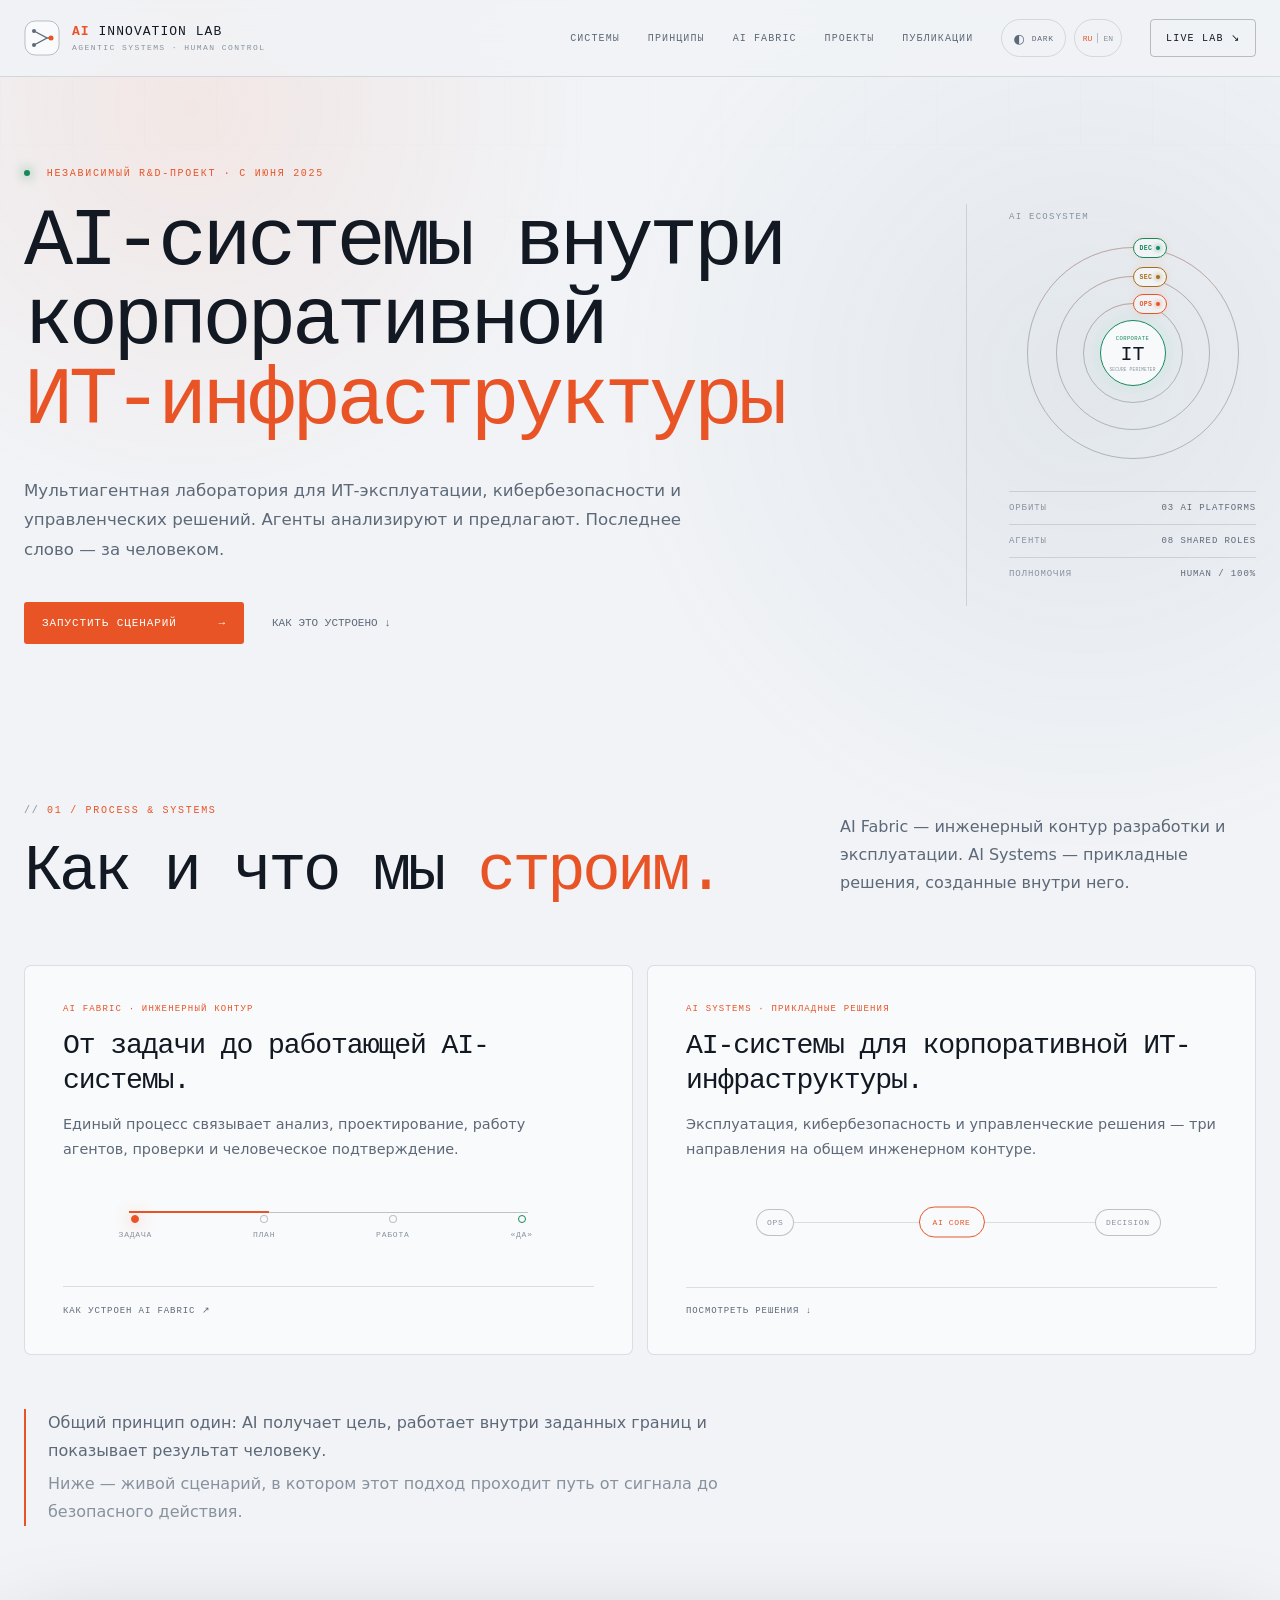
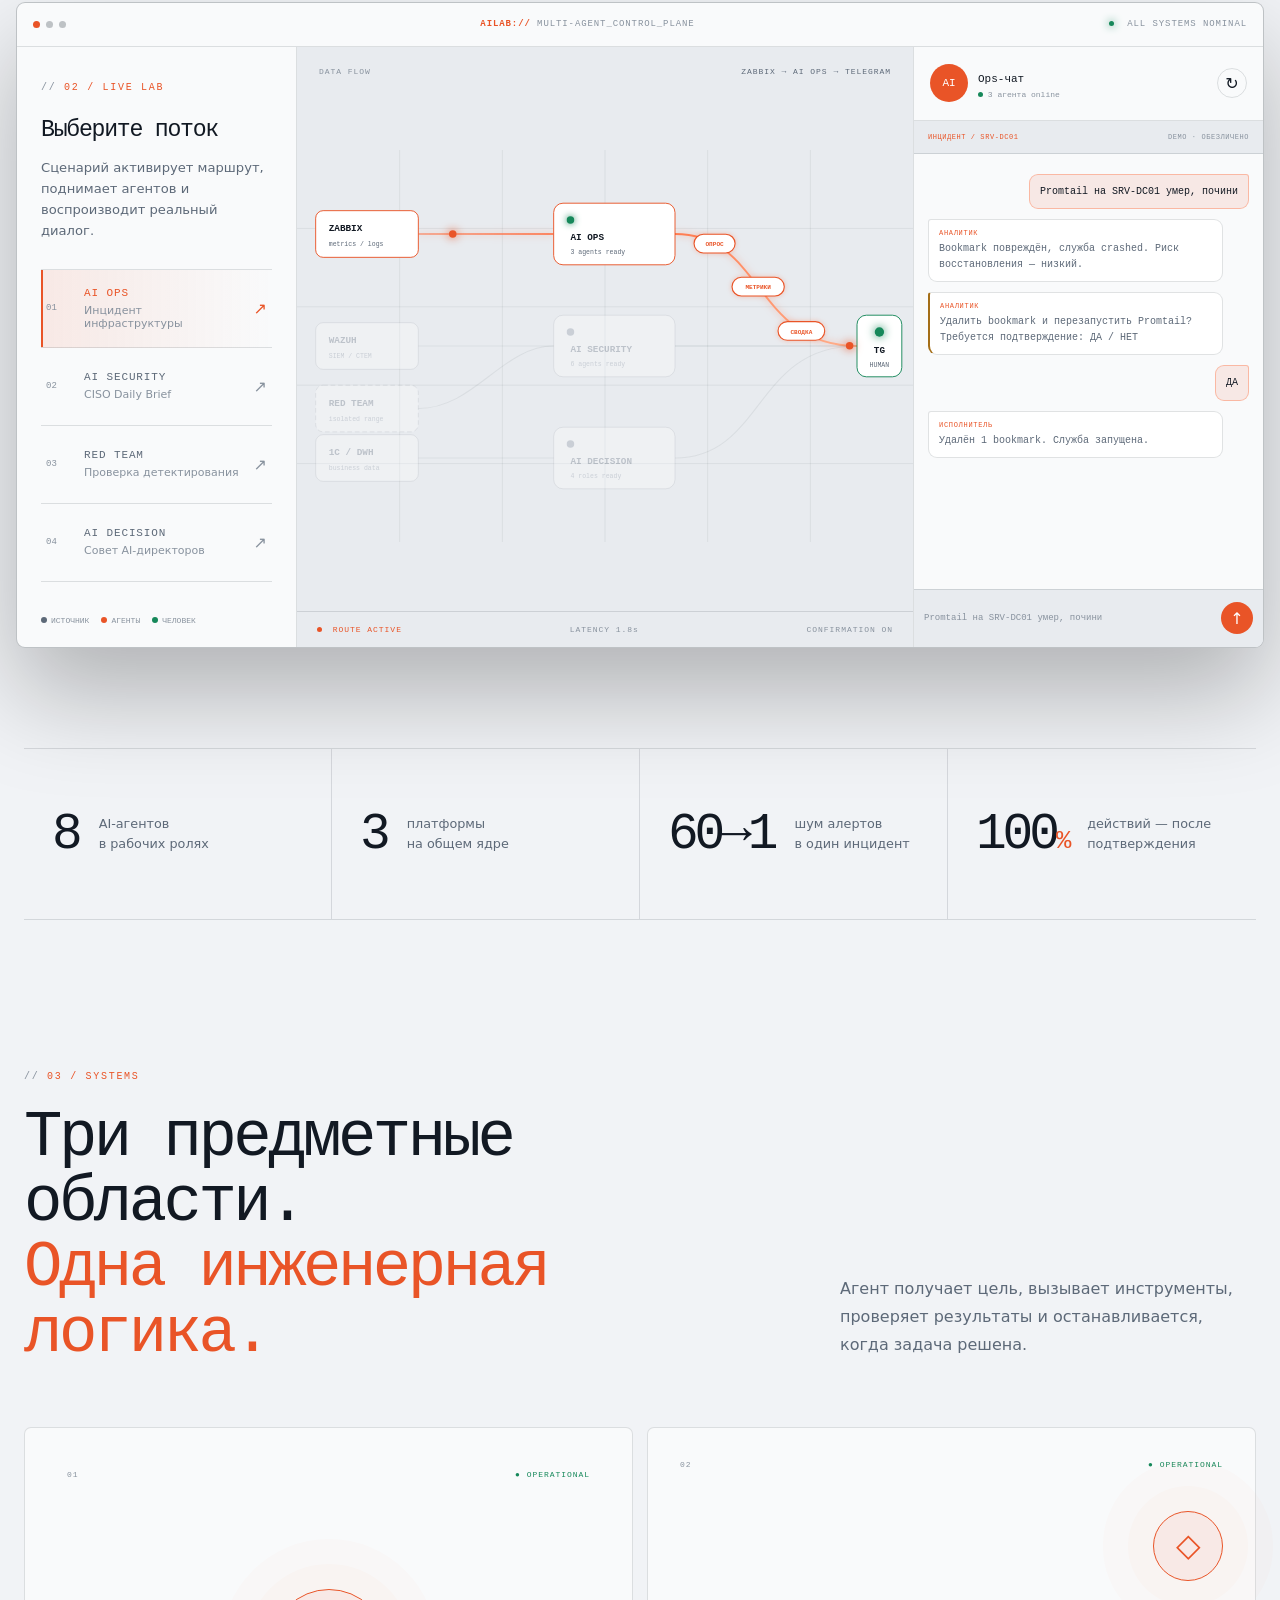
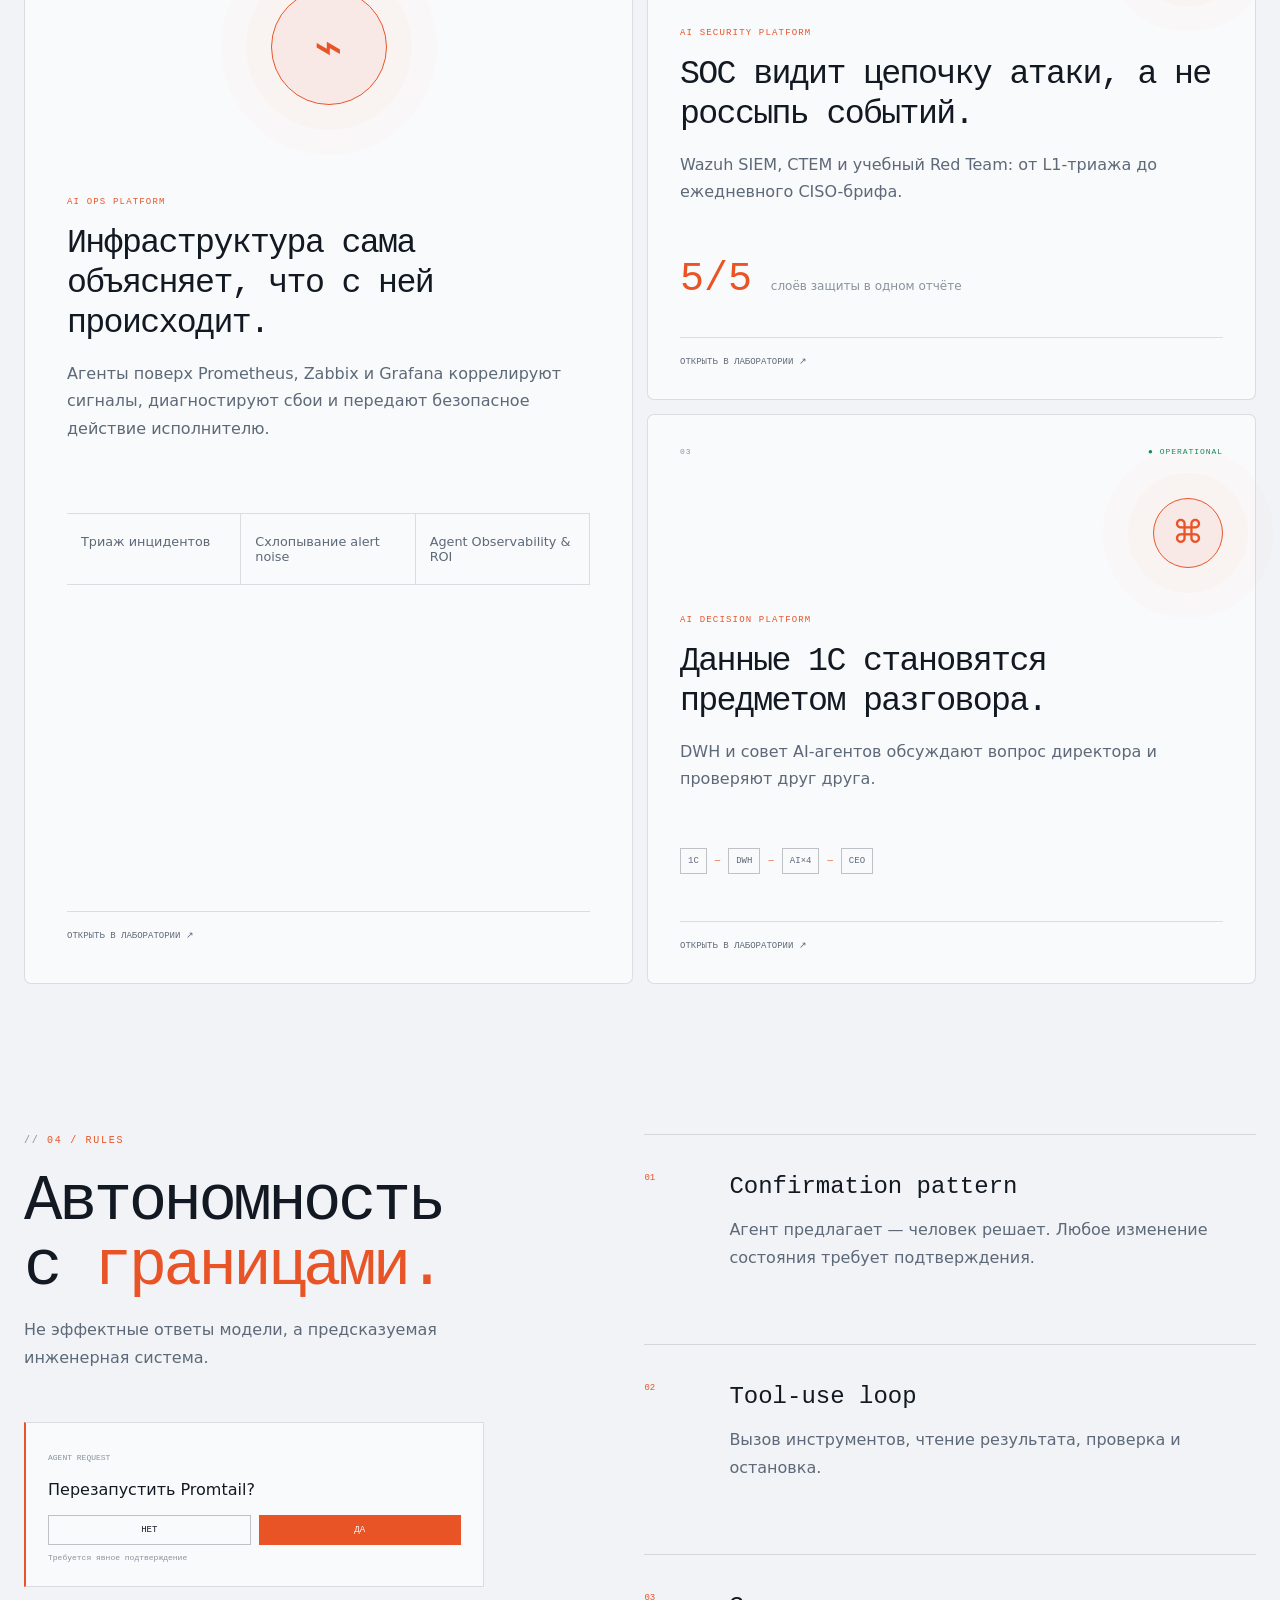
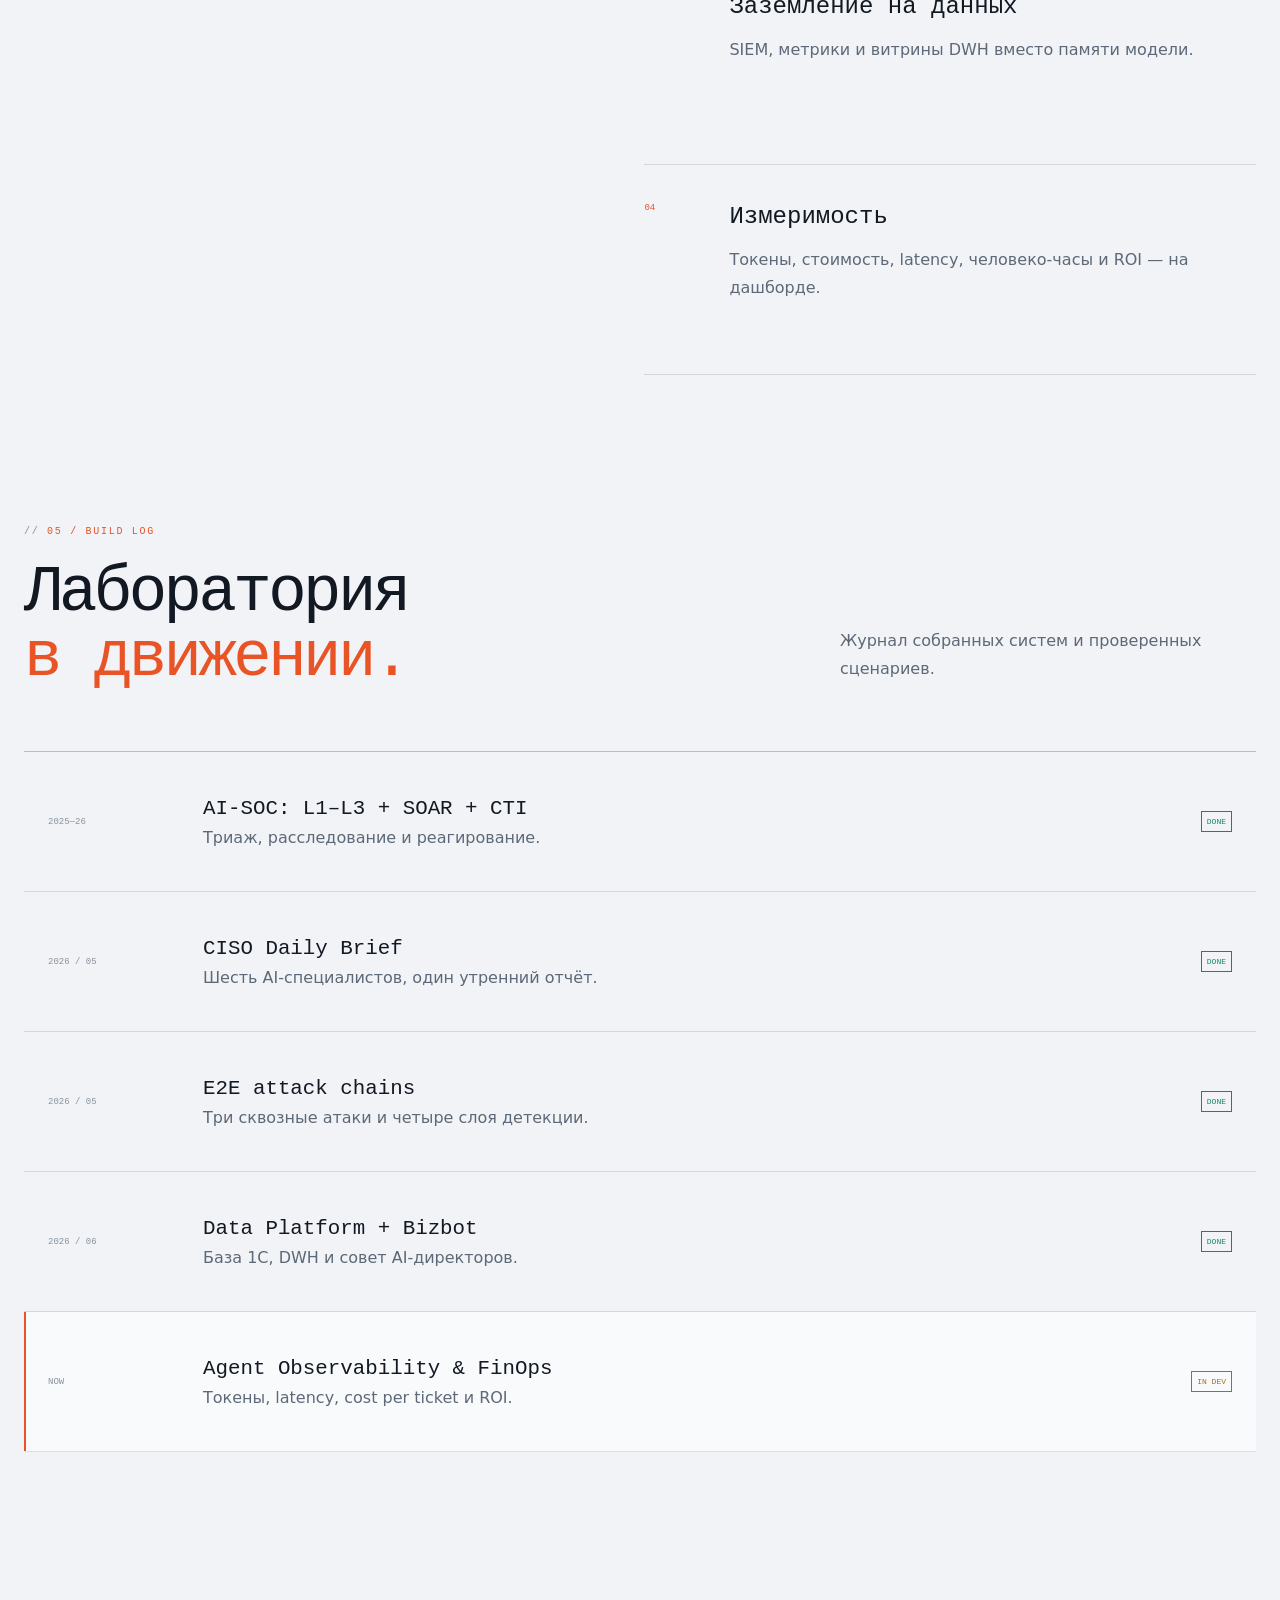
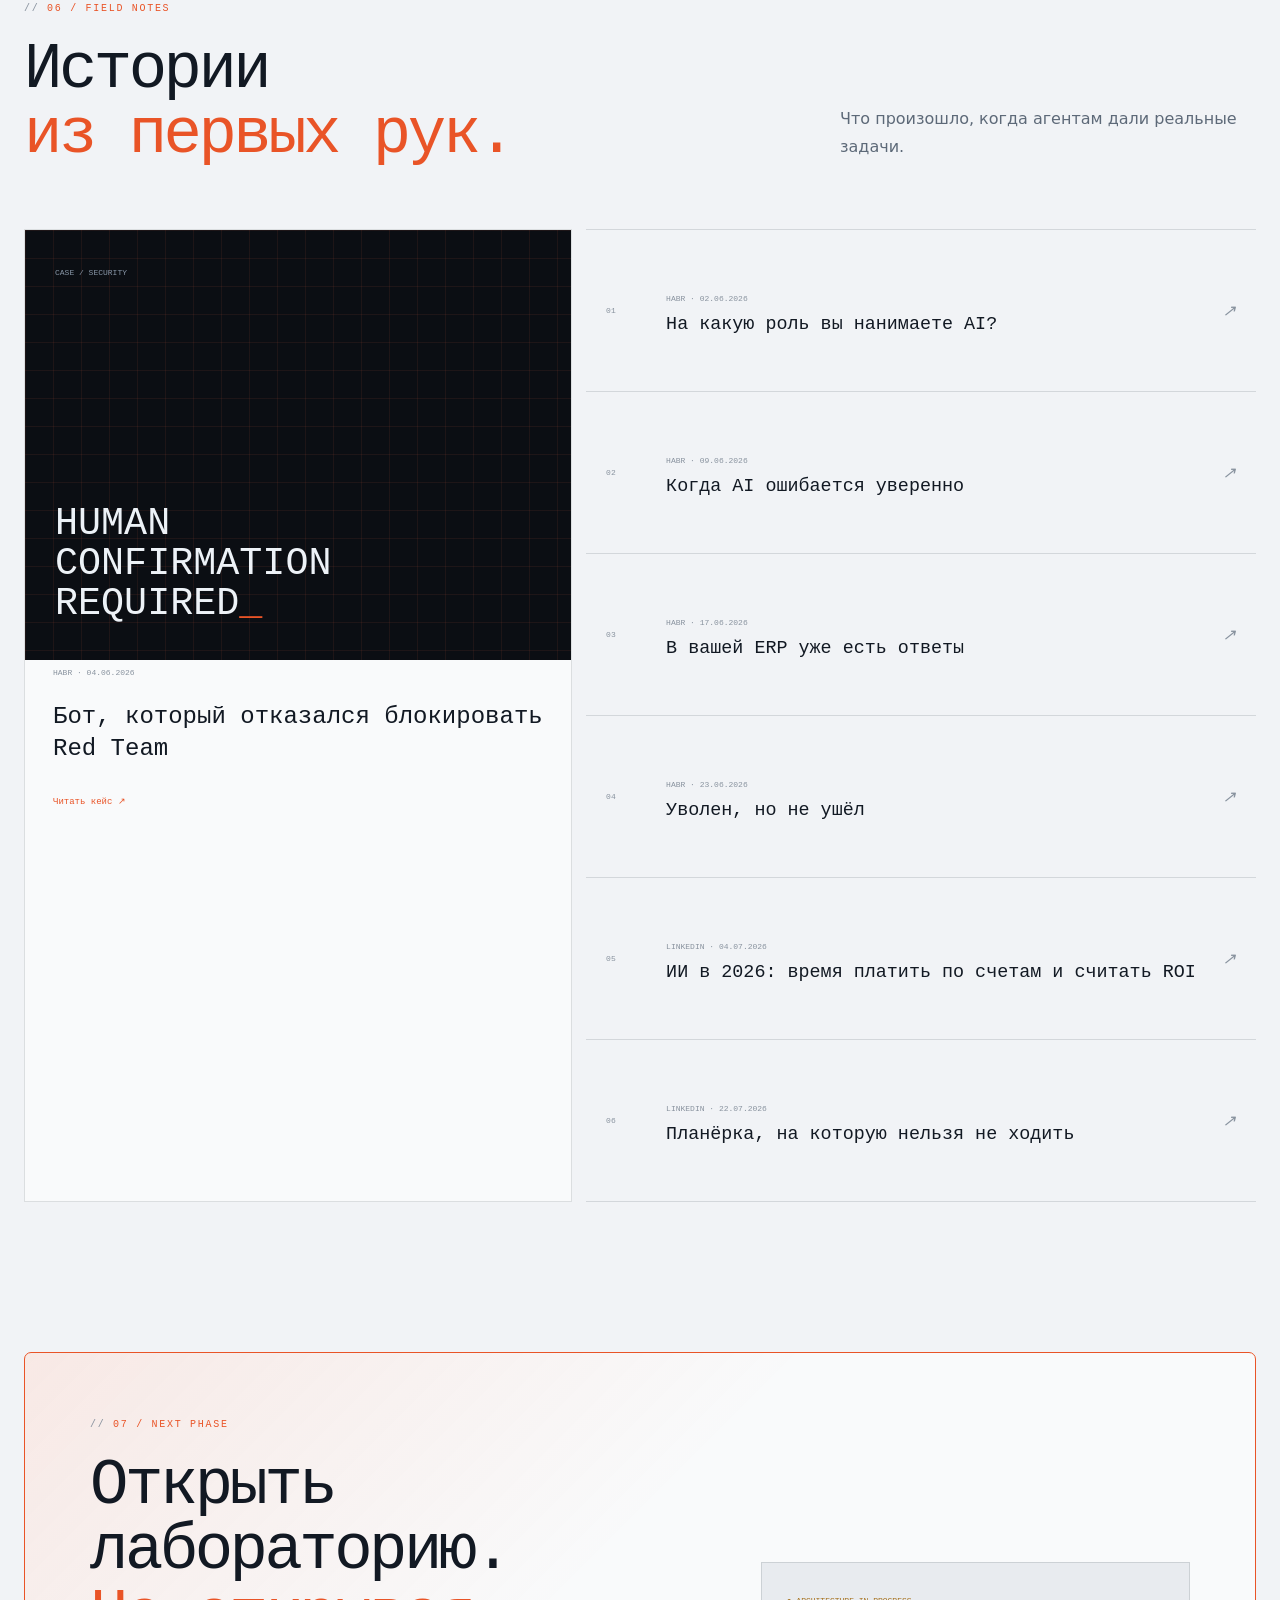
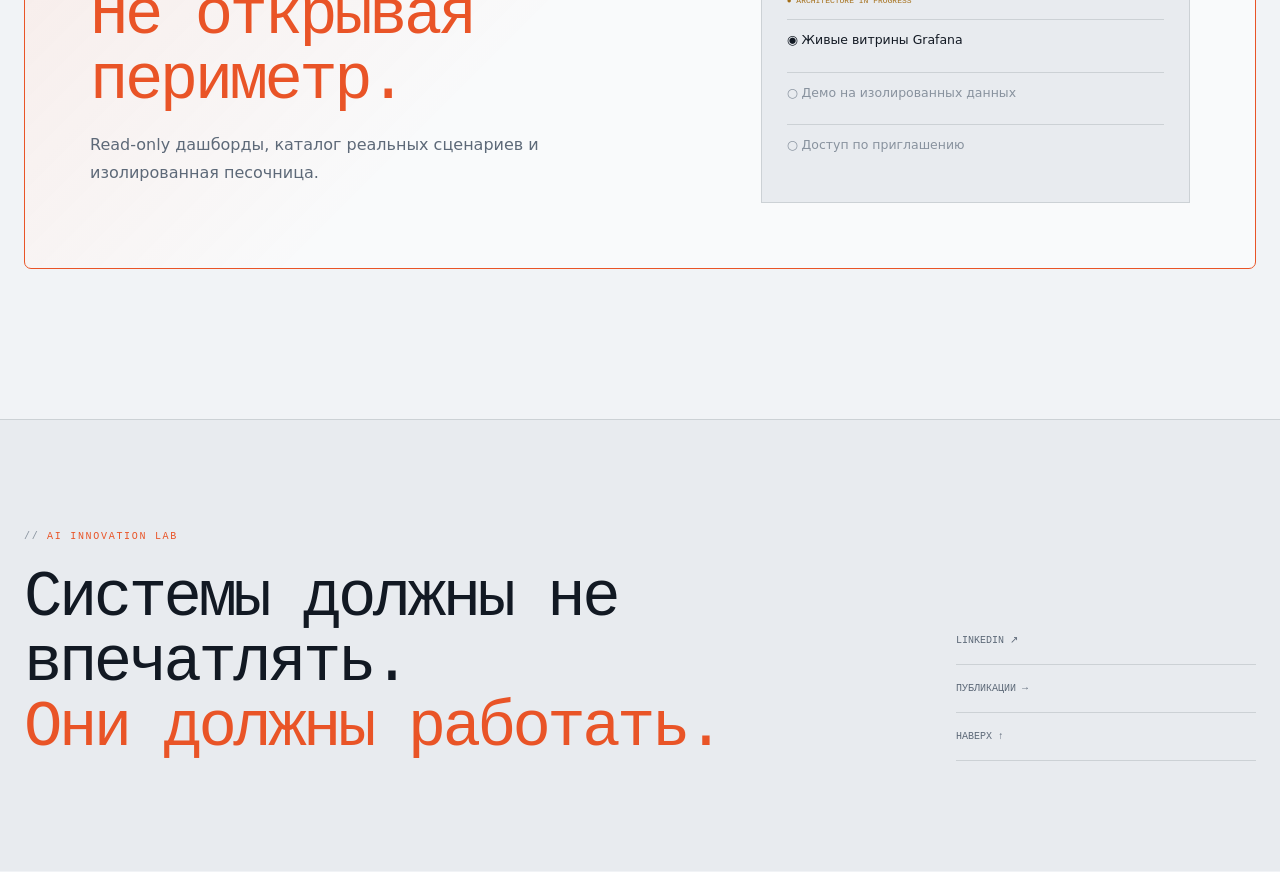
<file: public/index.html>
<!doctype html>
<html lang="ru" data-theme="dark">
<head>
  <meta charset="utf-8">
  <meta name="viewport" content="width=device-width, initial-scale=1">
  <meta name="description" content="AI Innovation Lab — мультиагентные AI-системы в корпоративном контуре.">
  <title>AI Innovation Lab · Live systems</title>
  <link rel="stylesheet" href="styles.css">
</head>
<body>
  <a class="skip-link" href="#lab">К лаборатории</a>
  <div class="ambient" aria-hidden="true"></div>

  <header>
    <div class="header-inner">
      <a class="brand" href="#top" aria-label="AI Innovation Lab — наверх">
        <svg viewBox="0 0 36 36" aria-hidden="true">
          <rect x="1" y="1" width="34" height="34" rx="10"></rect>
          <path d="M10 11l13 7-13 7M23 18h4"></path>
          <circle cx="10" cy="11" r="2"></circle>
          <circle cx="10" cy="25" r="2"></circle>
          <circle class="out" cx="27" cy="18" r="2.5"></circle>
        </svg>
        <span><b>AI</b> INNOVATION LAB<small>AGENTIC SYSTEMS · HUMAN CONTROL</small></span>
      </a>
      <nav aria-label="Навигация">
        <a href="#systems">Системы</a>
        <a href="#principles">Принципы</a>
        <a href="fabric/">AI Fabric</a>
        <a href="#projects">Проекты</a>
        <a href="#publications">Публикации</a>
      </nav>
      <div class="preferences">
        <button class="theme-toggle" id="theme-toggle" type="button" aria-label="Переключить тему"><span aria-hidden="true">☼</span><b id="theme-label">LIGHT</b></button>
        <div class="lang-switch" role="group" aria-label="Язык">
          <button class="active" type="button" data-lang="ru" aria-pressed="true">RU</button>
          <i></i>
          <button type="button" data-lang="en" aria-pressed="false">EN</button>
        </div>
      </div>
      <a class="header-cta" href="#lab">LIVE LAB ↘</a>
    </div>
  </header>

  <main id="top">
    <section class="hero">
      <div>
        <p class="overline"><i></i> НЕЗАВИСИМЫЙ R&amp;D-ПРОЕКТ · С ИЮНЯ 2025</p>
        <h1>AI-системы внутри<br>корпоративной<br><em>ИТ-инфраструктуры</em></h1>
        <p class="hero-lede">Мультиагентная лаборатория для ИТ-эксплуатации, кибербезопасности и управленческих решений. Агенты анализируют и предлагают. Последнее слово — за человеком.</p>
        <div class="hero-actions">
          <a class="primary-button" href="#lab">Запустить сценарий <span>→</span></a>
          <a class="text-link" href="#systems">Как это устроено ↓</a>
        </div>
      </div>
      <aside class="hero-aside" aria-label="Статус лаборатории">
        <small>AI ECOSYSTEM</small>
        <div class="solar-system" aria-hidden="true">
          <div class="corporate-core"><b>CORPORATE</b><strong>IT</strong><small>SECURE PERIMETER</small></div>
          <div class="system-orbit orbit-ops"><span class="platform-planet"><b>OPS</b><i></i></span></div>
          <div class="system-orbit orbit-sec"><span class="platform-planet"><b>SEC</b><i></i></span></div>
          <div class="system-orbit orbit-dec"><span class="platform-planet"><b>DEC</b><i></i></span></div>
        </div>
        <dl>
          <div><dt>Орбиты</dt><dd>03 AI PLATFORMS</dd></div>
          <div><dt>Агенты</dt><dd>08 SHARED ROLES</dd></div>
          <div><dt>Полномочия</dt><dd>HUMAN / 100%</dd></div>
        </dl>
      </aside>
    </section>

    <section class="section overview-section" id="layers">
      <div class="section-heading reveal">
        <div><p class="section-code">01 / PROCESS &amp; SYSTEMS</p><h2>Как и что мы <em>строим.</em></h2></div>
        <p>AI Fabric — инженерный контур разработки и эксплуатации. AI Systems — прикладные решения, созданные внутри него.</p>
      </div>
      <div class="duo">
        <a class="duo-card reveal" href="fabric/">
          <p class="kicker">AI FABRIC · ИНЖЕНЕРНЫЙ КОНТУР</p>
          <h3>От задачи до работающей AI-системы.</h3>
          <p>Единый процесс связывает анализ, проектирование, работу агентов, проверки и человеческое подтверждение.</p>
          <div class="duo-route" aria-hidden="true">
            <span class="route-line"></span>
            <i class="route-node active"></i><i class="route-node"></i><i class="route-node"></i><i class="route-node human"></i>
            <b>ЗАДАЧА</b><b>ПЛАН</b><b>РАБОТА</b><b>«ДА»</b>
          </div>
          <span class="duo-cta">Как устроен AI Fabric ↗</span>
        </a>
        <a class="duo-card reveal" href="#systems">
          <p class="kicker">AI SYSTEMS · ПРИКЛАДНЫЕ РЕШЕНИЯ</p>
          <h3>AI-системы для корпоративной ИТ-инфраструктуры.</h3>
          <p>Эксплуатация, кибербезопасность и управленческие решения — три направления на общем инженерном контуре.</p>
          <div class="duo-core" aria-hidden="true">
            <span>OPS</span><span>SECURITY</span><span>DECISION</span><b>AI CORE</b>
          </div>
          <span class="duo-cta">Посмотреть решения ↓</span>
        </a>
      </div>
      <div class="overview-bridge reveal">
        <p>Общий принцип один: AI получает цель, работает внутри заданных границ и показывает результат человеку.</p>
        <p>Ниже — живой сценарий, в котором этот подход проходит путь от сигнала до безопасного действия.</p>
      </div>
    </section>

    <section class="lab-shell" id="lab" aria-labelledby="lab-title">
      <div class="lab-topbar">
        <div class="window-lights"><i></i><i></i><i></i></div>
        <p><b>AILAB://</b> MULTI-AGENT_CONTROL_PLANE</p>
        <span><i></i> ALL SYSTEMS NOMINAL</span>
      </div>

      <div class="lab-grid">
        <div class="lab-selector">
          <p class="section-code">02 / LIVE LAB</p>
          <h2 id="lab-title">Выберите поток</h2>
          <p>Сценарий активирует маршрут, поднимает агентов и воспроизводит реальный диалог.</p>
          <div class="scenario-list" role="tablist" aria-label="Сценарии">
            <button class="scenario active" type="button" role="tab" aria-selected="true" data-scenario="ops">
              <span>01</span><b>AI OPS<small>Инцидент инфраструктуры</small></b><i>↗</i>
            </button>
            <button class="scenario" type="button" role="tab" aria-selected="false" data-scenario="security">
              <span>02</span><b>AI SECURITY<small>CISO Daily Brief</small></b><i>↗</i>
            </button>
            <button class="scenario" type="button" role="tab" aria-selected="false" data-scenario="redteam">
              <span>03</span><b>RED TEAM<small>Проверка детектирования</small></b><i>↗</i>
            </button>
            <button class="scenario" type="button" role="tab" aria-selected="false" data-scenario="decision">
              <span>04</span><b>AI DECISION<small>Совет AI-директоров</small></b><i>↗</i>
            </button>
          </div>
          <div class="legend"><span><i></i>источник</span><span><i></i>агенты</span><span><i></i>человек</span></div>
        </div>

        <div class="pipeline-panel">
          <div class="panel-label"><span>DATA FLOW</span><span id="route-label">ZABBIX → AI OPS → TELEGRAM</span></div>
          <svg class="pipeline-map" viewBox="0 0 660 420" role="img" aria-labelledby="map-title map-desc">
            <title id="map-title">Схема мультиагентной лаборатории</title>
            <desc id="map-desc">Три источника передают данные в AI-платформы, после чего агенты доставляют результат человеку через Telegram.</desc>
            <defs>
              <filter id="glow" x="-70%" y="-70%" width="240%" height="240%">
                <feGaussianBlur stdDeviation="6" result="blur"></feGaussianBlur>
                <feMerge><feMergeNode in="blur"></feMergeNode><feMergeNode in="SourceGraphic"></feMergeNode></feMerge>
              </filter>
              <linearGradient id="hotline" gradientUnits="userSpaceOnUse" x1="130" y1="0" x2="600" y2="0"><stop stop-color="#ff7043" stop-opacity=".5"></stop><stop offset=".5" stop-color="#ff7043"></stop><stop offset="1" stop-color="#ffb28f"></stop></linearGradient>
            </defs>

            <g class="map-grid"><path d="M0 84H660M0 168H660M0 252H660M0 336H660M110 0V420M220 0V420M330 0V420M440 0V420M550 0V420"></path></g>
            <g fill="none">
              <path id="ops-in" class="flow ops active" d="M130 90C200 90 220 90 275 90"></path>
              <path id="ops-out" class="flow ops active" d="M405 90C500 90 490 210 600 210"></path>
              <path id="security-in" class="flow security" d="M130 210C200 210 220 210 275 210"></path>
              <path id="security-out" class="flow security" d="M405 210C480 210 530 210 600 210"></path>
              <path id="redteam-in" class="flow redteam" d="M130 277C190 277 220 210 275 210"></path>
              <path id="redteam-out" class="flow redteam" d="M405 210C480 210 530 210 600 210"></path>
              <path id="decision-in" class="flow decision" d="M130 330C200 330 220 330 275 330"></path>
              <path id="decision-out" class="flow decision" d="M405 330C500 330 490 210 600 210"></path>
            </g>

            <g class="map-node source active" data-map="ops" transform="translate(20 65)"><rect width="110" height="50" rx="8"></rect><text x="14" y="22">ZABBIX</text><text class="sub" x="14" y="38">metrics / logs</text></g>
            <g class="map-node source" data-map="security" transform="translate(20 185)"><rect width="110" height="50" rx="8"></rect><text x="14" y="22">WAZUH</text><text class="sub" x="14" y="38">SIEM / CTEM</text></g>
            <g class="map-node source red-node" data-map="redteam" transform="translate(20 252)"><rect width="110" height="50" rx="8"></rect><text x="14" y="22">RED TEAM</text><text class="sub" x="14" y="38">isolated range</text></g>
            <g class="map-node source" data-map="decision" transform="translate(20 305)"><rect width="110" height="50" rx="8"></rect><text x="14" y="22">1C / DWH</text><text class="sub" x="14" y="38">business data</text></g>

            <g class="map-node platform active" data-map="ops" transform="translate(275 57)"><rect width="130" height="66" rx="10"></rect><circle cx="18" cy="18" r="4"></circle><text x="18" y="39">AI OPS</text><text class="sub" x="18" y="54">3 agents ready</text></g>
            <g class="map-node platform" data-map="security redteam" transform="translate(275 177)"><rect width="130" height="66" rx="10"></rect><circle cx="18" cy="18" r="4"></circle><text x="18" y="39">AI SECURITY</text><text class="sub" x="18" y="54">6 agents ready</text></g>
            <g class="map-node platform" data-map="decision" transform="translate(275 297)"><rect width="130" height="66" rx="10"></rect><circle cx="18" cy="18" r="4"></circle><text x="18" y="39">AI DECISION</text><text class="sub" x="18" y="54">4 roles ready</text></g>

            <g class="map-node human" transform="translate(600 177)"><rect width="48" height="66" rx="10"></rect><circle cx="24" cy="18" r="5"></circle><text x="24" y="40" text-anchor="middle">TG</text><text class="sub" x="24" y="55" text-anchor="middle">HUMAN</text></g>
            <g class="moving-packets" aria-hidden="true"></g>
            <g class="agent-pills" aria-hidden="true"></g>
          </svg>
          <div class="readout"><span><i></i> ROUTE ACTIVE</span><span id="latency">LATENCY 1.8s</span><span>CONFIRMATION ON</span></div>
        </div>

        <aside class="console" aria-label="Демонстрационный чат">
          <div class="console-head">
            <div><span>AI</span><p><b id="console-title">Ops-чат</b><small><i></i> 3 агента online</small></p></div>
            <button id="replay" type="button" aria-label="Повторить">↻</button>
          </div>
          <div class="console-context"><span id="console-badge">INCIDENT / SRV-DC01</span><small>DEMO · ОБЕЗЛИЧЕНО</small></div>
          <div class="message-feed" id="message-feed" aria-live="polite"></div>
          <div class="console-input"><span id="prompt-text">Promtail на SRV-DC01 умер, почини</span><button id="send-demo" type="button">↑</button></div>
        </aside>
      </div>
    </section>

    <section class="metrics">
      <div class="reveal"><b>8</b><span>AI-агентов<br>в рабочих ролях</span></div>
      <div class="reveal"><b>3</b><span>платформы<br>на общем ядре</span></div>
      <div class="reveal"><b>60→1</b><span>шум алертов<br>в один инцидент</span></div>
      <div class="reveal"><b>100<small>%</small></b><span>действий — после<br>подтверждения</span></div>
    </section>

    <section class="section systems" id="systems">
      <div class="section-heading reveal">
        <div><p class="section-code">03 / SYSTEMS</p><h2>Три предметные области.<br><em>Одна инженерная логика.</em></h2></div>
        <p>Агент получает цель, вызывает инструменты, проверяет результаты и останавливается, когда задача решена.</p>
      </div>
      <div class="system-grid">
        <article class="system-card wide reveal">
          <div class="card-top"><span>01</span><span>● OPERATIONAL</span></div>
          <div class="system-icon">⌁</div>
          <p class="kicker">AI OPS PLATFORM</p>
          <h3>Инфраструктура сама объясняет, что с ней происходит.</h3>
          <p>Агенты поверх Prometheus, Zabbix и Grafana коррелируют сигналы, диагностируют сбои и передают безопасное действие исполнителю.</p>
          <ul><li>Триаж инцидентов</li><li>Схлопывание alert noise</li><li>Agent Observability &amp; ROI</li></ul>
          <button data-launch="ops">Открыть в лаборатории ↗</button>
        </article>
        <article class="system-card reveal">
          <div class="card-top"><span>02</span><span>● OPERATIONAL</span></div>
          <div class="system-icon">◇</div>
          <p class="kicker">AI SECURITY PLATFORM</p>
          <h3>SOC видит цепочку атаки, а не россыпь событий.</h3>
          <p>Wazuh SIEM, CTEM и учебный Red Team: от L1-триажа до ежедневного CISO-брифа.</p>
          <div class="result"><b>5/5</b> слоёв защиты в одном отчёте</div>
          <button data-launch="security">Открыть в лаборатории ↗</button>
        </article>
        <article class="system-card reveal">
          <div class="card-top"><span>03</span><span>● OPERATIONAL</span></div>
          <div class="system-icon">⌘</div>
          <p class="kicker">AI DECISION PLATFORM</p>
          <h3>Данные 1С становятся предметом разговора.</h3>
          <p>DWH и совет AI-агентов обсуждают вопрос директора и проверяют друг друга.</p>
          <div class="mini-flow"><span>1С</span>—<span>DWH</span>—<span>AI×4</span>—<span>CEO</span></div>
          <button data-launch="decision">Открыть в лаборатории ↗</button>
        </article>
      </div>
    </section>

    <section class="section principles" id="principles">
      <div class="principle-intro reveal">
        <p class="section-code">04 / RULES</p><h2>Автономность<br>с <em>границами.</em></h2>
        <p>Не эффектные ответы модели, а предсказуемая инженерная система.</p>
        <div class="confirm"><small>AGENT REQUEST</small><p>Перезапустить Promtail?</p><div><span>НЕТ</span><b>ДА</b></div><small>Требуется явное подтверждение</small></div>
      </div>
      <div class="principle-list">
        <article class="reveal"><span>01</span><div><h3>Confirmation pattern</h3><p>Агент предлагает — человек решает. Любое изменение состояния требует подтверждения.</p></div></article>
        <article class="reveal"><span>02</span><div><h3>Tool-use loop</h3><p>Вызов инструментов, чтение результата, проверка и остановка.</p></div></article>
        <article class="reveal"><span>03</span><div><h3>Заземление на данных</h3><p>SIEM, метрики и витрины DWH вместо памяти модели.</p></div></article>
        <article class="reveal"><span>04</span><div><h3>Измеримость</h3><p>Токены, стоимость, latency, человеко-часы и ROI — на дашборде.</p></div></article>
      </div>
    </section>

    <section class="section" id="projects">
      <div class="section-heading reveal"><div><p class="section-code">05 / BUILD LOG</p><h2>Лаборатория<br><em>в движении.</em></h2></div><p>Журнал собранных систем и проверенных сценариев.</p></div>
      <div class="project-log">
        <article class="reveal"><time>2025—26</time><div><h3>AI-SOC: L1–L3 + SOAR + CTI</h3><p>Триаж, расследование и реагирование.</p></div><span>DONE</span></article>
        <article class="reveal"><time>2026 / 05</time><div><h3>CISO Daily Brief</h3><p>Шесть AI-специалистов, один утренний отчёт.</p></div><span>DONE</span></article>
        <article class="reveal"><time>2026 / 05</time><div><h3>E2E attack chains</h3><p>Три сквозные атаки и четыре слоя детекции.</p></div><span>DONE</span></article>
        <article class="reveal"><time>2026 / 06</time><div><h3>Data Platform + Bizbot</h3><p>База 1С, DWH и совет AI-директоров.</p></div><span>DONE</span></article>
        <article class="current reveal"><time>NOW</time><div><h3>Agent Observability &amp; FinOps</h3><p>Токены, latency, cost per ticket и ROI.</p></div><span>IN DEV</span></article>
      </div>
    </section>

    <section class="section" id="publications">
      <div class="section-heading reveal"><div><p class="section-code">06 / FIELD NOTES</p><h2>Истории<br><em>из первых рук.</em></h2></div><p>Что произошло, когда агентам дали реальные задачи.</p></div>
      <div class="publication-grid">
        <a class="featured reveal" href="https://habr.com/ru/articles/1043490/" target="_blank" rel="noopener"><div><small>CASE / SECURITY</small><b>HUMAN<br>CONFIRMATION<br>REQUIRED<span>_</span></b></div><p>HABR · 04.06.2026</p><h3>Бот, который отказался блокировать Red Team</h3><span>Читать кейс ↗</span></a>
        <div class="publication-list">
          <a class="reveal" href="https://habr.com/ru/articles/1042670/" target="_blank" rel="noopener"><span>01</span><div><small>HABR · 02.06.2026</small><h3>На какую роль вы нанимаете AI?</h3></div><i>↗</i></a>
          <a class="reveal" href="https://habr.com/ru/articles/1045636/" target="_blank" rel="noopener"><span>02</span><div><small>HABR · 09.06.2026</small><h3>Когда AI ошибается уверенно</h3></div><i>↗</i></a>
          <a class="reveal" href="https://habr.com/ru/articles/1048786/" target="_blank" rel="noopener"><span>03</span><div><small>HABR · 17.06.2026</small><h3>В вашей ERP уже есть ответы</h3></div><i>↗</i></a>
          <a class="reveal" href="https://habr.com/ru/articles/1050790/" target="_blank" rel="noopener"><span>04</span><div><small>HABR · 23.06.2026</small><h3>Уволен, но не ушёл</h3></div><i>↗</i></a>
          <a class="reveal" href="https://www.linkedin.com/feed/update/urn:li:activity:7479140450080219136/" target="_blank" rel="noopener"><span>05</span><div><small>LINKEDIN · 04.07.2026</small><h3>ИИ в 2026: время платить по счетам и считать ROI</h3></div><i>↗</i></a>
          <a class="reveal" href="https://www.linkedin.com/pulse/%D0%BF%D0%BB%D0%B0%D0%BD%D1%91%D1%80%D0%BA%D0%B0-%D0%BD%D0%B0-%D0%BA%D0%BE%D1%82%D0%BE%D1%80%D1%83%D1%8E-%D0%BD%D0%B5%D0%BB%D1%8C%D0%B7%D1%8F-%D0%BD%D0%B5-%D1%85%D0%BE%D0%B4%D0%B8%D1%82%D1%8C-%D0%B2%D1%8F%D1%87%D0%B5%D1%81%D0%BB%D0%B0%D0%B2-%D0%B3%D1%80%D0%B8%D1%88%D0%BA%D0%B8%D0%BD-hgbxe/" target="_blank" rel="noopener"><span>06</span><div><small>LINKEDIN · 22.07.2026</small><h3>Планёрка, на которую нельзя не ходить</h3></div><i>↗</i></a>
        </div>
      </div>
    </section>

    <section class="section access">
      <div class="reveal"><p class="section-code">07 / NEXT PHASE</p><h2>Открыть лабораторию.<br><em>Не открывая периметр.</em></h2><p>Read-only дашборды, каталог реальных сценариев и изолированная песочница.</p></div>
      <aside><small>● ARCHITECTURE IN PROGRESS</small><p>◉ Живые витрины Grafana</p><p>○ Демо на изолированных данных</p><p>○ Доступ по приглашению</p></aside>
    </section>
  </main>

  <footer>
    <div><p class="section-code">AI INNOVATION LAB</p><h2>Системы должны не впечатлять.<br><em>Они должны работать.</em></h2></div>
    <nav><a href="https://www.linkedin.com/in/%D0%B2%D1%8F%D1%87%D0%B5%D1%81%D0%BB%D0%B0%D0%B2-%D0%B3%D1%80%D0%B8%D1%88%D0%BA%D0%B8%D0%BD-290352399/" target="_blank" rel="noopener">LinkedIn ↗</a><a href="#publications">Публикации →</a><a href="#top">Наверх ↑</a></nav>
  </footer>

  <script src="pipeline-layout.js"></script>
  <script src="app.js"></script>
</body>
</html>
</file>
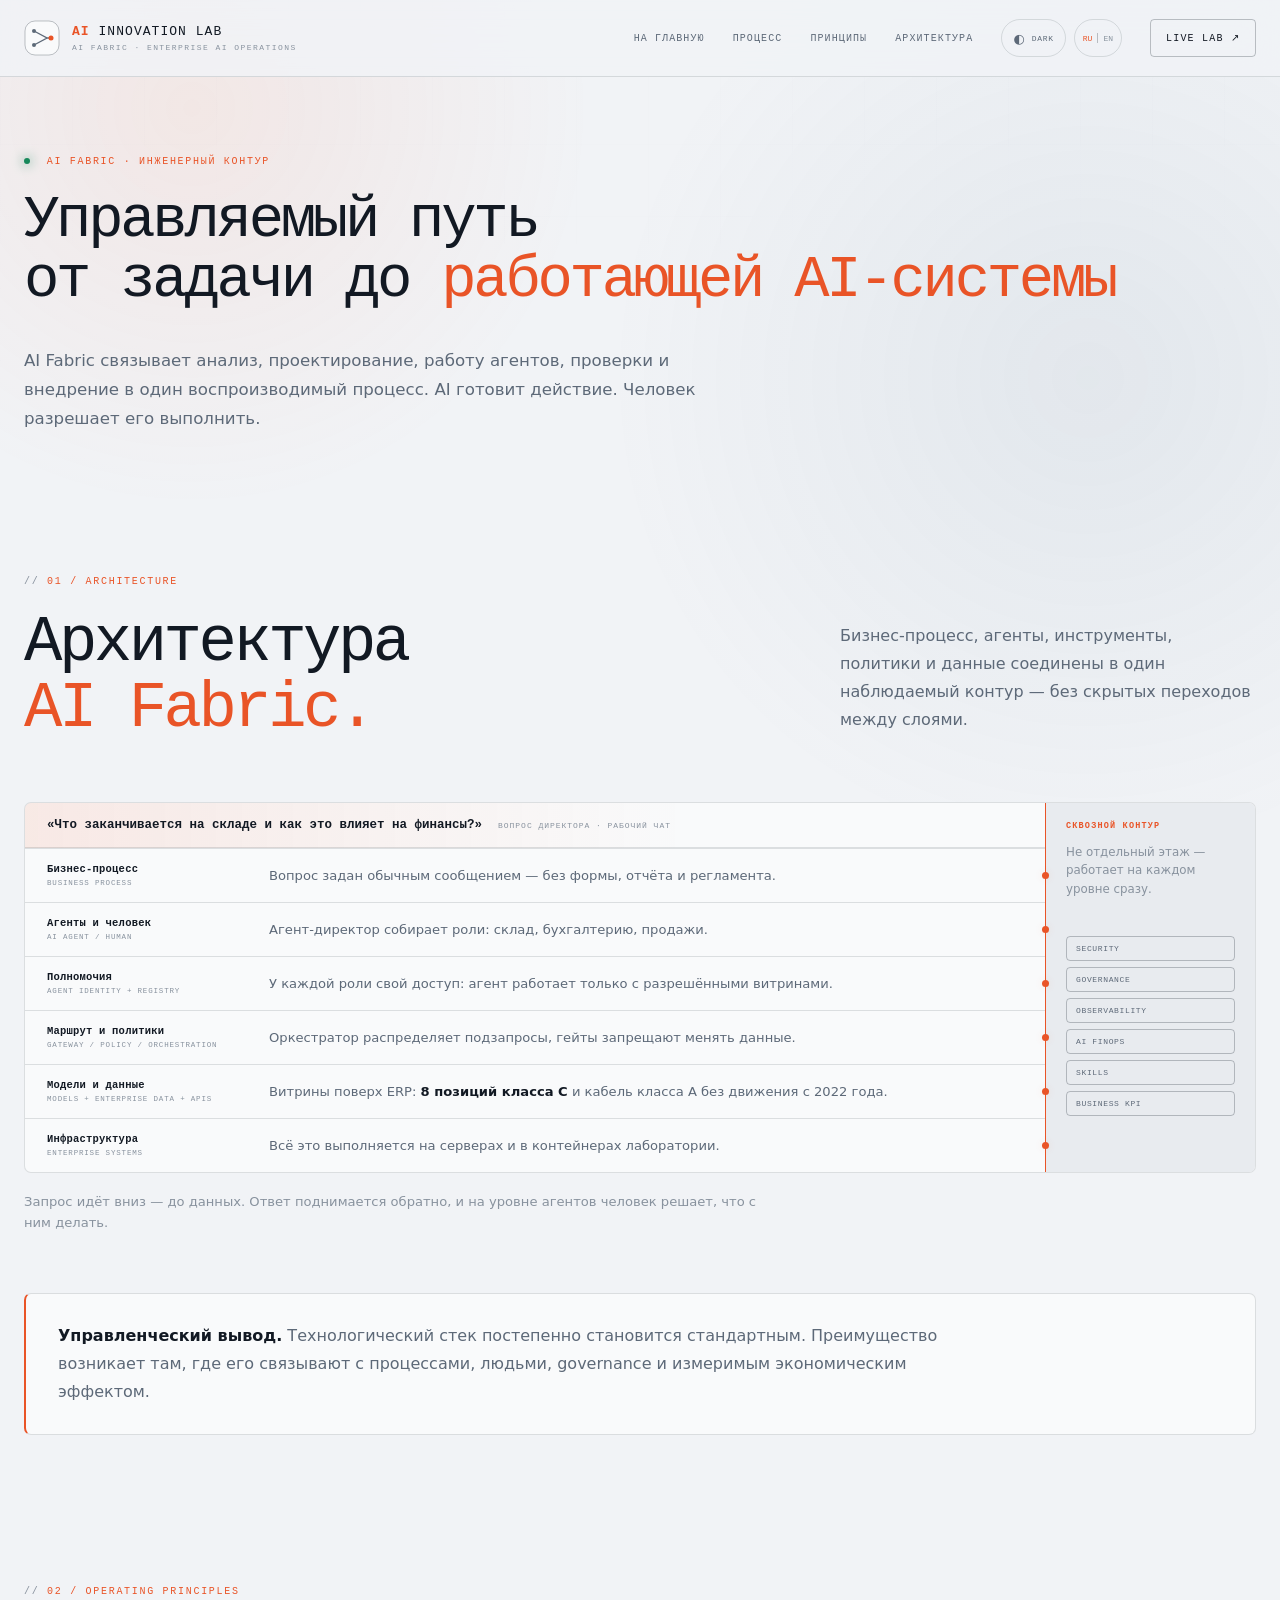
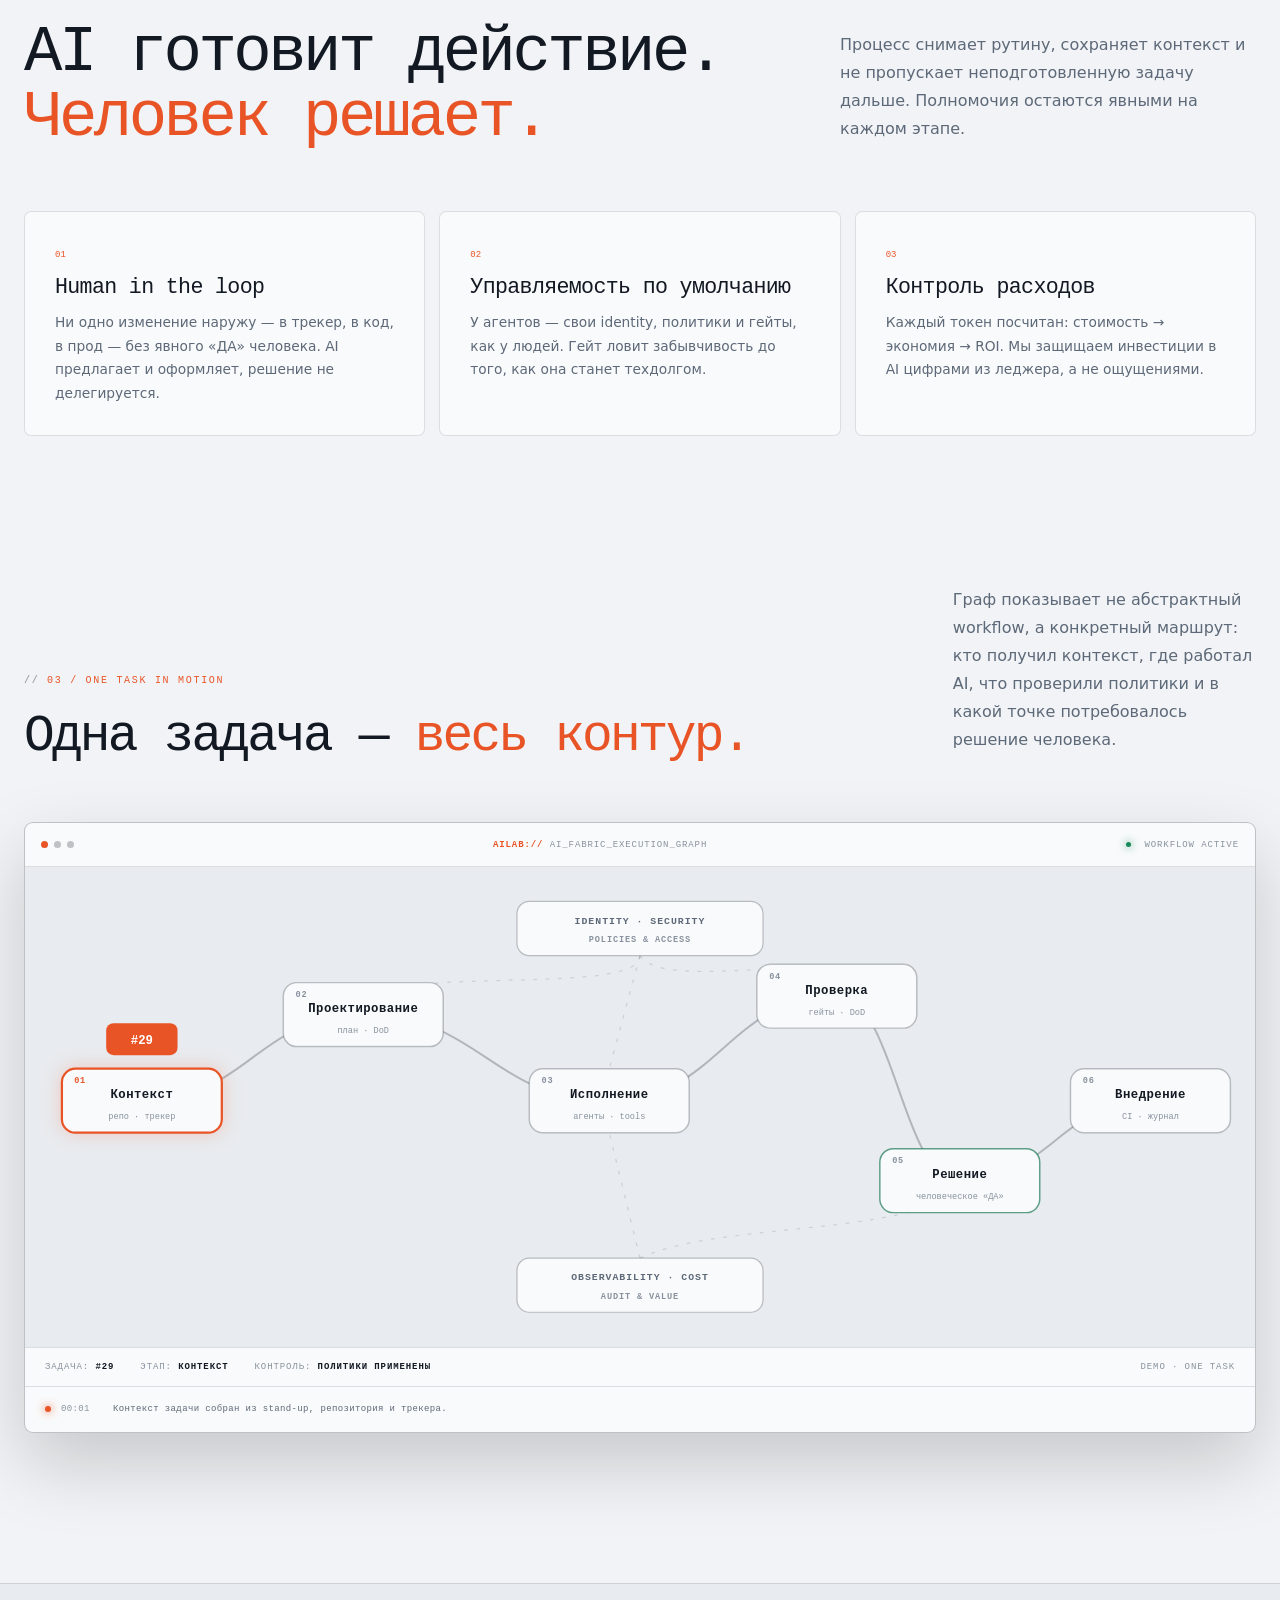
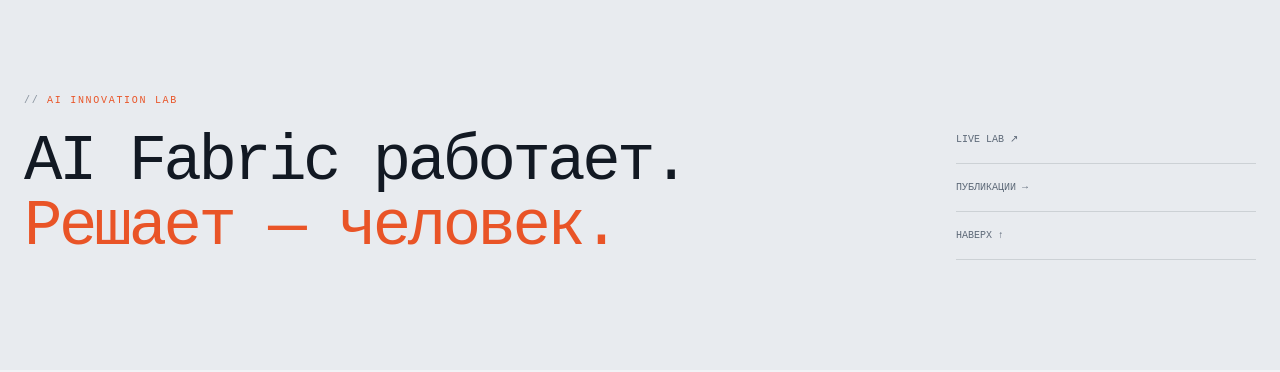
<file: public/fabric/index.html>
<!doctype html>
<html lang="ru" data-theme="dark">
<head>
  <meta charset="utf-8">
  <meta name="viewport" content="width=device-width, initial-scale=1">
  <meta name="description" content="AI Fabric — инженерный контур разработки и эксплуатации AI-систем: от задачи до безопасного внедрения.">
  <title>AI Fabric · AI Innovation Lab</title>
  <link rel="stylesheet" href="../styles.css">
  <style>
    :root{--red:#e0564c}
    html[data-theme="light"]{--red:#c03b32}
    .fab-hero{width:min(var(--max),calc(100% - 48px));margin:auto;padding:78px 0 52px}
    .fab-hero h1{max-width:1250px;font-size:clamp(2.7rem,4.6vw,4.5rem);line-height:1.02}
    .fab-hero h1 em{color:var(--accent);font:inherit;font-style:normal}
    .fab-hero .hero-lede{max-width:720px}
    .fabric-overview{padding-top:90px}
    .pipeline-section{padding-bottom:150px}
    .pipeline-section .section-heading{grid-template-columns:1.4fr .5fr}
    #line-title{font-size:clamp(2.35rem,4vw,4rem);white-space:nowrap}

    .fabric-shell{width:100%;margin:0;border:1px solid var(--line2);border-radius:9px;overflow:hidden;background:var(--panel);box-shadow:0 30px 75px rgba(0,0,0,.18)}
    .graph-scroll{width:100%}
    .fab-svg{display:block;width:100%;height:auto;background:var(--soft)}
    .support-edge{fill:none;stroke:var(--line);stroke-width:1;stroke-dasharray:3 7}
    .support-node rect{fill:var(--panel);stroke:var(--line2);stroke-width:1}
    .support-node text{fill:var(--muted);font:600 8px var(--mono);letter-spacing:.1em}
    .support-node .support-sub{fill:var(--faint);font-size:7px}
    .graph-edge{fill:none;stroke:var(--line2);stroke-width:1.6;transition:stroke .35s,filter .35s}
    .graph-edge.complete{stroke:var(--accent)}
    .graph-edge.approved{stroke:var(--green)}
    .station{transition:opacity .35s}
    .st-card{fill:var(--panel);stroke:var(--line2);stroke-width:1.2}
    .station.active .st-card{stroke:var(--accent);stroke-width:1.8;filter:drop-shadow(0 0 7px rgba(255,112,67,.28))}
    .station.complete .st-card{stroke:var(--accent)}
    .station.human .st-card{stroke:color-mix(in srgb,var(--green) 55%,var(--line2))}
    .station.approved .st-card{stroke:var(--green);stroke-width:1.8;filter:drop-shadow(0 0 7px rgba(65,211,155,.3))}
    .st-index{fill:var(--faint);font:600 7px var(--mono);letter-spacing:.08em}
    .station.active .st-index{fill:var(--accent)}
    .station.approved .st-index{fill:var(--green)}
    .st-name{font:600 10px var(--mono);fill:var(--text);letter-spacing:.04em}
    .st-cap{font:7px var(--mono);fill:var(--faint)}
    .chip-r{fill:var(--accent)}
    .chip-t{font:600 10px var(--mono);fill:#fff}
    .fab-chip.approved .chip-r{fill:var(--green)}

    .fab-readout{display:flex;align-items:center;flex-wrap:wrap;gap:8px 26px;padding:14px 20px;border-top:1px solid var(--line);color:var(--faint);font:9px var(--mono);letter-spacing:.1em;text-transform:uppercase}
    .fab-readout b{color:var(--text);font-weight:600}
    .fab-readout .demo{margin-left:auto;color:var(--faint)}
    .fab-event{display:grid;grid-template-columns:6px 42px 1fr;gap:10px;align-items:center;min-height:46px;padding:0 20px;border-top:1px solid var(--line);color:var(--muted);font:9px var(--mono);letter-spacing:.04em}
    .fab-event i{width:6px;height:6px;border-radius:50%;background:var(--accent);box-shadow:0 0 9px var(--accent)}
    .fab-event b{color:var(--faint);font-weight:500}
    .fab-event.approved i{background:var(--green);box-shadow:0 0 9px var(--green)}
    .fab-event.approved span{color:var(--green)}

    .fab-cards{display:grid;grid-template-columns:repeat(3,1fr);gap:14px}
    .fab-card{padding:30px;border:1px solid var(--line);border-radius:7px;background:var(--panel)}
    .fab-card>span{color:var(--accent);font:9px var(--mono)}
    .fab-card h3{margin:14px 0 12px;font:500 1.35rem var(--mono);letter-spacing:-.03em}
    .fab-card p{margin:0;color:var(--muted);line-height:1.7;font-size:.86rem}

    .arch{display:grid;grid-template-columns:minmax(0,1fr) 210px;border:1px solid var(--line);border-radius:7px;background:var(--panel);overflow:hidden}
    .arch-stack{min-width:0}
    .arch-top{display:flex;flex-wrap:wrap;align-items:baseline;gap:4px 16px;padding:15px 22px;border-bottom:1px solid var(--line);background:linear-gradient(90deg,var(--wash),transparent 65%)}
    .arch-q{color:var(--text);font:600 12.5px var(--mono)}
    .arch-src{color:var(--faint);font:8px var(--mono);letter-spacing:.12em;text-transform:uppercase}
    .arch-row{position:relative;display:grid;grid-template-columns:200px minmax(0,1fr);gap:22px;align-items:center;min-height:54px;padding:10px 22px;border-top:1px solid var(--line)}
    .arch-row:first-of-type{border-top:0}
    .arch-row:after{content:"";position:absolute;right:-4px;top:50%;width:7px;height:7px;margin-top:-3.5px;border-radius:50%;background:var(--accent);box-shadow:0 0 8px var(--wash)}
    .arch-name{font:600 10.5px var(--mono);color:var(--text);letter-spacing:.02em}
    .arch-name small{display:block;margin-top:4px;color:var(--faint);font:7.5px var(--mono);letter-spacing:.11em}
    .arch-step{color:var(--muted);font-size:.82rem;line-height:1.5}
    .arch-step b{color:var(--text);font-weight:600}
    .arch-rail{display:flex;flex-direction:column;padding:18px 20px;border-left:1px solid var(--accent);background:var(--soft)}
    .rail-title{color:var(--accent);font:600 8.5px var(--mono);letter-spacing:.14em}
    .arch-rail p{margin:12px 0 0;color:var(--faint);font-size:.74rem;line-height:1.55}
    .rail-items{display:grid;gap:6px;margin:auto 0}
    .rail-items .x{padding:7px 9px;border:1px solid var(--line2);border-radius:4px;color:var(--muted);font:8px var(--mono);letter-spacing:.08em;text-transform:uppercase}
    .arch-note{max-width:760px;margin:18px 0 0;color:var(--faint);font-size:.82rem;line-height:1.6}

    .fab-strip{margin-top:60px;padding:28px 32px;border:1px solid var(--line);border-left:2px solid var(--accent);border-radius:7px;background:var(--panel)}
    .fab-strip p{margin:0;color:var(--muted);line-height:1.75;max-width:900px}
    .fab-strip b{color:var(--text)}

    @media(max-width:880px){.fab-cards{grid-template-columns:1fr}.fab-hero{padding:55px 0 40px}.fabric-overview{padding-top:70px}.pipeline-section .section-heading{grid-template-columns:1fr}
      .arch{grid-template-columns:1fr}.arch-row:after{display:none}.arch-rail{border-left:0;border-top:1px solid var(--line)}.rail-items{grid-template-columns:repeat(3,1fr);margin-top:16px;padding-top:0}}
    @media(max-width:600px){.fab-hero{width:auto;margin-inline:14px}.fab-hero .hero-lede{max-width:100%;overflow-wrap:anywhere}.fabric-shell{margin:0}.fab-strip{padding:22px}.fab-readout span:nth-child(3){display:none}.fab-event{grid-template-columns:6px 1fr}.fab-event b{display:none}.pipeline-section{padding-bottom:105px}#line-title{font-size:clamp(1.6rem,7.4vw,2.35rem);white-space:normal}
      .arch-row{grid-template-columns:1fr;gap:7px;padding:14px 18px}.arch-top{padding:14px 18px}.rail-items{grid-template-columns:1fr 1fr}}
    @media(max-width:600px){.graph-scroll{overflow-x:auto}.graph-scroll .fab-svg{width:820px;max-width:none}}
  </style>
</head>
<body>
  <a class="skip-link" href="#line">К графу выполнения</a>
  <div class="ambient" aria-hidden="true"></div>

  <header>
    <div class="header-inner">
      <a class="brand" href="../" aria-label="AI Innovation Lab — на главную">
        <svg viewBox="0 0 36 36" aria-hidden="true">
          <rect x="1" y="1" width="34" height="34" rx="10"></rect>
          <path d="M10 11l13 7-13 7M23 18h4"></path>
          <circle cx="10" cy="11" r="2"></circle>
          <circle cx="10" cy="25" r="2"></circle>
          <circle class="out" cx="27" cy="18" r="2.5"></circle>
        </svg>
        <span><b>AI</b> INNOVATION LAB<small>AI FABRIC · ENTERPRISE AI OPERATIONS</small></span>
      </a>
      <nav aria-label="Навигация">
        <a href="../">На главную</a>
        <a href="#line">Процесс</a>
        <a href="#principles">Принципы</a>
        <a href="#architecture">Архитектура</a>
      </nav>
      <div class="preferences">
        <button class="theme-toggle" id="theme-toggle" type="button" aria-label="Переключить тему"><span aria-hidden="true">☼</span><b id="theme-label">LIGHT</b></button>
        <div class="lang-switch" role="group" aria-label="Язык">
          <button class="active" type="button" data-lang="ru" aria-pressed="true">RU</button>
          <i></i>
          <button type="button" data-lang="en" aria-pressed="false">EN</button>
        </div>
      </div>
      <a class="header-cta" href="../#lab">LIVE LAB ↗</a>
    </div>
  </header>

  <main id="top">
    <section class="fab-hero">
      <p class="overline"><i></i> AI FABRIC · ИНЖЕНЕРНЫЙ КОНТУР</p>
      <h1>Управляемый путь<br>от задачи до <em>работающей AI-системы</em></h1>
      <p class="hero-lede">AI Fabric связывает анализ, проектирование, работу агентов, проверки и внедрение в один воспроизводимый процесс. AI готовит действие. Человек разрешает его выполнить.</p>
    </section>

    <section class="section fabric-overview" id="architecture">
      <div class="section-heading reveal">
        <div><p class="section-code">01 / ARCHITECTURE</p><h2>Архитектура<br><em>AI Fabric.</em></h2></div>
        <p>Бизнес-процесс, агенты, инструменты, политики и данные соединены в один наблюдаемый контур — без скрытых переходов между слоями.</p>
      </div>
      <div class="arch reveal">
        <div class="arch-stack">
          <div class="arch-top">
            <span class="arch-q">«Что заканчивается на складе и как это влияет на финансы?»</span>
            <span class="arch-src">вопрос директора · рабочий чат</span>
          </div>
          <div class="arch-row">
            <div class="arch-name">Бизнес-процесс<small>BUSINESS PROCESS</small></div>
            <div class="arch-step">Вопрос задан обычным сообщением — без формы, отчёта и регламента.</div>
          </div>
          <div class="arch-row">
            <div class="arch-name">Агенты и человек<small>AI AGENT / HUMAN</small></div>
            <div class="arch-step">Агент-директор собирает роли: склад, бухгалтерию, продажи.</div>
          </div>
          <div class="arch-row">
            <div class="arch-name">Полномочия<small>AGENT IDENTITY + REGISTRY</small></div>
            <div class="arch-step">У каждой роли свой доступ: агент работает только с разрешёнными витринами.</div>
          </div>
          <div class="arch-row">
            <div class="arch-name">Маршрут и политики<small>GATEWAY / POLICY / ORCHESTRATION</small></div>
            <div class="arch-step">Оркестратор распределяет подзапросы, гейты запрещают менять данные.</div>
          </div>
          <div class="arch-row">
            <div class="arch-name">Модели и данные<small>MODELS + ENTERPRISE DATA + APIS</small></div>
            <div class="arch-step">Витрины поверх ERP: <b>8 позиций класса C</b> и кабель класса A без движения с 2022 года.</div>
          </div>
          <div class="arch-row">
            <div class="arch-name">Инфраструктура<small>ENTERPRISE SYSTEMS</small></div>
            <div class="arch-step">Всё это выполняется на серверах и в контейнерах лаборатории.</div>
          </div>
        </div>
        <aside class="arch-rail">
          <span class="rail-title">СКВОЗНОЙ КОНТУР</span>
          <p>Не отдельный этаж — работает на каждом уровне сразу.</p>
          <div class="rail-items">
            <span class="x">Security</span><span class="x">Governance</span>
            <span class="x">Observability</span><span class="x">AI FinOps</span>
            <span class="x">Skills</span><span class="x">Business KPI</span>
          </div>
        </aside>
      </div>
      <p class="arch-note reveal">Запрос идёт вниз — до данных. Ответ поднимается обратно, и на уровне агентов человек решает, что с ним делать.</p>
      <div class="fab-strip reveal">
        <p><b>Управленческий вывод.</b> Технологический стек постепенно становится стандартным. Преимущество возникает там, где его связывают с процессами, людьми, governance и измеримым экономическим эффектом.</p>
      </div>
    </section>

    <section class="section" id="principles">
      <div class="section-heading reveal">
        <div><p class="section-code">02 / OPERATING PRINCIPLES</p><h2>AI готовит действие.<br><em>Человек решает.</em></h2></div>
        <p>Процесс снимает рутину, сохраняет контекст и не пропускает неподготовленную задачу дальше. Полномочия остаются явными на каждом этапе.</p>
      </div>
      <div class="fab-cards">
        <article class="fab-card reveal"><span>01</span>
          <h3>Human in the loop</h3>
          <p>Ни одно изменение наружу — в трекер, в код, в прод — без явного «ДА» человека. AI предлагает и оформляет, решение не делегируется.</p>
        </article>
        <article class="fab-card reveal"><span>02</span>
          <h3>Управляемость по умолчанию</h3>
          <p>У агентов — свои identity, политики и гейты, как у людей. Гейт ловит забывчивость до того, как она станет техдолгом.</p>
        </article>
        <article class="fab-card reveal"><span>03</span>
          <h3>Контроль расходов</h3>
          <p>Каждый токен посчитан: стоимость → экономия → ROI. Мы защищаем инвестиции в AI цифрами из леджера, а не ощущениями.</p>
        </article>
      </div>
    </section>

    <section class="section pipeline-section" id="line" aria-labelledby="line-title">
      <div class="section-heading reveal">
        <div><p class="section-code">03 / ONE TASK IN MOTION</p><h2 id="line-title">Одна задача — <em>весь контур.</em></h2></div>
        <p>Граф показывает не абстрактный workflow, а конкретный маршрут: кто получил контекст, где работал AI, что проверили политики и в какой точке потребовалось решение человека.</p>
      </div>
      <div class="fabric-shell reveal">
        <div class="lab-topbar">
          <div class="window-lights"><i></i><i></i><i></i></div>
          <p><b>AILAB://</b> AI_FABRIC_EXECUTION_GRAPH</p>
          <span><i></i> WORKFLOW ACTIVE</span>
        </div>
        <div class="graph-scroll">
        <svg class="fab-svg" id="fab" viewBox="0 0 1000 390" role="img" aria-label="Граф выполнения одной задачи: контекст, проектирование, исполнение, проверка, решение человека и внедрение.">
          <g class="support-layer" aria-hidden="true">
            <path class="support-edge" d="M500 72 C500 105 310 80 275 108"/>
            <path class="support-edge" d="M500 72 L475 164"/>
            <path class="support-edge" d="M500 72 C520 100 625 70 660 93"/>
            <path class="support-edge" d="M500 318 L475 216"/>
            <path class="support-edge" d="M500 318 C560 290 690 300 755 268"/>
            <g class="support-node">
              <rect x="400" y="28" width="200" height="44" rx="10"/>
              <text x="500" y="46" text-anchor="middle">IDENTITY · SECURITY</text>
              <text class="support-sub" x="500" y="61" text-anchor="middle">POLICIES &amp; ACCESS</text>
            </g>
            <g class="support-node">
              <rect x="400" y="318" width="200" height="44" rx="10"/>
              <text x="500" y="336" text-anchor="middle">OBSERVABILITY · COST</text>
              <text class="support-sub" x="500" y="351" text-anchor="middle">AUDIT &amp; VALUE</text>
            </g>
          </g>
          <g id="graph-edges"></g>
          <g id="stations"></g>
          <g class="fab-chip" id="task-chip" transform="translate(95 140)">
            <rect x="-29" y="-13" width="58" height="26" rx="6" class="chip-r"/>
            <text x="0" y="4" text-anchor="middle" class="chip-t">#29</text>
          </g>
        </svg>
        </div>
        <div class="fab-readout">
          <span>задача: <b>#29</b></span>
          <span>этап: <b id="sStage">КОНТЕКСТ</b></span>
          <span>контроль: <b id="sControl">ПОЛИТИКИ ПРИМЕНЕНЫ</b></span>
          <span class="demo">DEMO · ONE TASK</span>
        </div>
        <div class="fab-event" id="fab-event" aria-live="polite">
          <i></i><b id="event-time">00:01</b><span id="event-text">Контекст задачи собран из stand-up, репозитория и трекера.</span>
        </div>
      </div>
    </section>
  </main>

  <footer>
    <div><p class="section-code">AI INNOVATION LAB</p><h2>AI Fabric работает.<br><em>Решает — человек.</em></h2></div>
    <nav><a href="../#lab">Live Lab ↗</a><a href="../#publications">Публикации →</a><a href="#top">Наверх ↑</a></nav>
  </footer>

  <script src="fabric.js"></script>
</body>
</html>
</file>
<file: public/styles.css>
:root {
  --bg:#070a0f; --soft:#0b1017; --panel:#0e141d; --panel2:#111923;
  --line:rgba(179,198,218,.14); --line2:rgba(179,198,218,.28);
  --text:#edf2f7; --muted:#8997a8; --faint:#5d6877;
  --accent:#ff7043; --accent2:#ff9a76; --wash:rgba(255,112,67,.12);
  --green:#57d79b; --amber:#eeb862;
  --mono:"Cascadia Code","JetBrains Mono",Consolas,monospace;
  --sans:Inter,"Segoe UI",system-ui,sans-serif; --max:1420px;
}
html[data-theme="light"] {
  --bg:#f1f3f6; --soft:#e8ebef; --panel:#f9fafb; --panel2:#fff;
  --line:rgba(22,31,43,.13); --line2:rgba(22,31,43,.26);
  --text:#121923; --muted:#5d6978; --faint:#88929e;
  --accent:#e95427; --accent2:#d84b20; --wash:rgba(233,84,39,.1);
  --green:#16885a; --amber:#a46e17;
}
html[data-theme="light"] .ambient:after{background-image:linear-gradient(rgba(22,31,43,.025) 1px,transparent 1px),linear-gradient(90deg,rgba(22,31,43,.025) 1px,transparent 1px)}
html[data-theme="light"] .map-node rect,html[data-theme="light"] .agent-pills rect{fill:#fff}
html[data-theme="light"] .map-node.active rect{filter:drop-shadow(0 0 7px rgba(233,84,39,.18))}
html[data-theme="light"] .map-node.human rect{fill:#fff}
html[data-theme="light"] .map-node.active text,html[data-theme="light"] .map-node.human text{fill:#121923}
html[data-theme="light"] .map-node.active .sub,html[data-theme="light"] .map-node.human .sub{fill:#5d6978}
*{box-sizing:border-box}
html{max-width:100%;overflow-x:hidden;scroll-behavior:smooth}
body{max-width:100%;margin:0;overflow-x:hidden;background:var(--bg);color:var(--text);font-family:var(--sans);-webkit-font-smoothing:antialiased}
a{color:inherit} button{font:inherit;color:inherit}
.skip-link{position:fixed;z-index:100;top:8px;left:8px;padding:10px;background:var(--accent);transform:translateY(-150%)}
.skip-link:focus{transform:none}
.ambient{position:fixed;inset:0;z-index:-1;pointer-events:none;background:radial-gradient(circle at 15% 12%,rgba(255,112,67,.09),transparent 25rem),radial-gradient(circle at 85% 42%,rgba(58,100,130,.08),transparent 30rem)}
.ambient:after{content:"";position:absolute;inset:0;opacity:.25;background-image:linear-gradient(rgba(255,255,255,.02) 1px,transparent 1px),linear-gradient(90deg,rgba(255,255,255,.02) 1px,transparent 1px);background-size:72px 72px;mask-image:linear-gradient(#000,transparent 65%)}

header{position:sticky;top:0;z-index:50;border-bottom:1px solid var(--line);background:color-mix(in srgb,var(--bg) 87%,transparent);backdrop-filter:blur(18px)}
.header-inner{width:min(var(--max),calc(100% - 48px));height:76px;margin:auto;display:flex;align-items:center;gap:28px}
.brand{display:flex;align-items:center;gap:12px;text-decoration:none;font:13px var(--mono);letter-spacing:.08em}
.brand svg{width:36px}.brand svg rect{fill:var(--panel);stroke:var(--line2)}.brand svg path{fill:none;stroke:var(--muted);stroke-width:1.4}.brand svg circle{fill:var(--muted)}.brand svg .out{fill:var(--accent)}
.brand b{color:var(--accent)}.brand small{display:block;margin-top:4px;color:var(--faint);font-size:8px;letter-spacing:.18em}
header nav{display:flex;gap:28px;margin-left:auto}header nav a{color:var(--muted);font:10px var(--mono);letter-spacing:.11em;text-decoration:none;text-transform:uppercase}header nav a:hover{color:var(--text)}
.preferences{display:flex;align-items:center;gap:8px}.theme-toggle{height:38px;display:flex;align-items:center;gap:7px;padding:0 11px;border:1px solid var(--line);border-radius:19px;background:none;color:var(--muted);cursor:pointer}.theme-toggle span{font-size:13px}.theme-toggle b{font:8px var(--mono);letter-spacing:.09em}.theme-toggle:hover{color:var(--accent);border-color:var(--accent)}.lang-switch{height:38px;display:flex;align-items:center;gap:5px;padding:0 8px;border:1px solid var(--line);border-radius:19px}.lang-switch button{padding:0;border:0;background:none;color:var(--faint);font:8px var(--mono);cursor:pointer}.lang-switch button.active{color:var(--accent)}.lang-switch i{width:1px;height:10px;background:var(--line2)}
.header-cta{height:38px;display:flex;align-items:center;padding:0 15px;border:1px solid var(--line2);border-radius:4px;font:10px var(--mono);letter-spacing:.12em;text-decoration:none}

.hero{width:min(var(--max),calc(100% - 48px));min-height:610px;margin:auto;padding:90px 0 70px;display:grid;grid-template-columns:minmax(0,1fr) 290px;gap:80px;align-items:center}
.overline,.section-code{margin:0 0 22px;color:var(--accent);font:10px/1.4 var(--mono);letter-spacing:.17em;text-transform:uppercase}.overline i{display:inline-block;width:6px;height:6px;margin-right:9px;border-radius:50%;background:var(--green);box-shadow:0 0 12px var(--green);animation:pulse 2s infinite}
@keyframes pulse{50%{opacity:.35}}
h1,h2,footer h2{margin:0;font-family:var(--mono);font-weight:500;letter-spacing:-.055em}
.hero h1{font-size:clamp(3.3rem,6.4vw,6.5rem);line-height:.97}.hero em,.section em,footer em{color:var(--accent);font-style:normal}
.hero-lede{max-width:690px;margin:35px 0 0;color:var(--muted);font-size:clamp(1rem,1.3vw,1.2rem);line-height:1.75}
.hero-actions{display:flex;align-items:center;gap:28px;margin-top:38px}.primary-button{min-width:220px;display:flex;justify-content:space-between;padding:15px 18px;color:#fff;background:var(--accent);border-radius:3px;font:11px var(--mono);letter-spacing:.08em;text-decoration:none;text-transform:uppercase}.text-link{color:var(--muted);font:11px var(--mono);text-decoration:none;text-transform:uppercase}
.hero-aside{padding-left:42px;border-left:1px solid var(--line)}.hero-aside>small{color:var(--faint);font:9px var(--mono);letter-spacing:.14em}
.solar-system{position:relative;width:224px;height:224px;margin:18px auto 26px}.corporate-core{position:absolute;z-index:8;inset:79px;display:flex;flex-direction:column;align-items:center;justify-content:center;border:1px solid var(--green);border-radius:50%;background:color-mix(in srgb,var(--panel) 94%,transparent);box-shadow:0 0 28px rgba(87,215,155,.09),0 0 0 7px rgba(87,215,155,.025)}.corporate-core b{color:var(--green);font:5.5px var(--mono);letter-spacing:.08em}.corporate-core strong{margin:1px 0;color:var(--text);font:20px var(--mono);font-weight:500}.corporate-core small{color:var(--faint);font:4.5px var(--mono);letter-spacing:.04em}.system-orbit{position:absolute;left:50%;top:50%;border:1px solid var(--line2);border-radius:50%;transform-origin:center}.system-orbit:after{content:"";position:absolute;inset:-1px;border-radius:50%;border-top:1px solid rgba(255,112,67,.2)}.orbit-ops{width:100px;height:100px;margin:-50px;animation:orbit-cw 8s linear -1s infinite}.orbit-sec{width:154px;height:154px;margin:-77px;animation:orbit-cw 13s linear -5.5s infinite}.orbit-dec{width:212px;height:212px;margin:-106px;animation:orbit-cw 19s linear -13s infinite}.platform-planet{position:absolute;z-index:5;left:50%;top:-10px;min-width:34px;height:20px;display:flex;align-items:center;justify-content:center;gap:4px;padding:0 6px;border:1px solid var(--accent);border-radius:10px;color:var(--accent);background:var(--bg);box-shadow:0 0 10px rgba(255,112,67,.14);font:6.5px var(--mono);letter-spacing:.06em}.platform-planet i{width:4px;height:4px;border-radius:50%;background:var(--accent);box-shadow:0 0 5px var(--accent)}.orbit-ops .platform-planet{animation:counter-cw 8s linear -1s infinite}.orbit-sec .platform-planet{animation:counter-cw 13s linear -5.5s infinite}.orbit-dec .platform-planet{animation:counter-cw 19s linear -13s infinite}.orbit-sec .platform-planet{border-color:var(--amber);color:var(--amber)}.orbit-sec .platform-planet i{background:var(--amber);box-shadow:0 0 5px var(--amber)}.orbit-dec .platform-planet{border-color:var(--green);color:var(--green)}.orbit-dec .platform-planet i{background:var(--green);box-shadow:0 0 5px var(--green)}
@keyframes orbit-cw{to{transform:rotate(360deg)}}@keyframes counter-cw{to{transform:rotate(-360deg)}}
.hero-aside dl div{display:flex;justify-content:space-between;padding:11px 0;border-top:1px solid var(--line)}.hero-aside dt,.hero-aside dd{color:var(--faint);font:9px var(--mono);letter-spacing:.1em;text-transform:uppercase}.hero-aside dd{margin:0;color:var(--muted)}

.lab-shell{width:min(1560px,calc(100% - 32px));margin:auto;border:1px solid var(--line2);border-radius:9px;overflow:hidden;background:var(--panel);box-shadow:0 45px 100px rgba(0,0,0,.27)}
.lab-topbar{height:44px;display:flex;align-items:center;padding:0 16px;border-bottom:1px solid var(--line);color:var(--faint);font:9px var(--mono);letter-spacing:.1em}.lab-topbar p{margin:auto}.lab-topbar p b{color:var(--accent)}.lab-topbar>span i{display:inline-block;width:5px;height:5px;margin-right:7px;border-radius:50%;background:var(--green);box-shadow:0 0 8px var(--green)}.window-lights{display:flex;gap:6px}.window-lights i{width:7px;height:7px;border-radius:50%;background:var(--line2)}.window-lights i:first-child{background:var(--accent)}
.lab-grid{min-height:600px;display:grid;grid-template-columns:280px minmax(470px,1fr) 350px}
.lab-selector{display:flex;flex-direction:column;padding:34px 24px 22px;border-right:1px solid var(--line)}.lab-selector h2{margin-bottom:14px;font-size:1.45rem}.lab-selector>p:not(.section-code){margin:0;color:var(--muted);font-size:.82rem;line-height:1.6}
.scenario-list{margin-top:28px;border-top:1px solid var(--line)}.scenario{width:100%;min-height:78px;display:grid;grid-template-columns:28px 1fr auto;gap:10px;align-items:center;padding:12px 5px;border:0;border-bottom:1px solid var(--line);background:none;text-align:left;cursor:pointer}.scenario>span{color:var(--faint);font:9px var(--mono)}.scenario b{color:var(--muted);font:11px var(--mono);letter-spacing:.08em}.scenario small{display:block;margin-top:5px;color:var(--faint);font:11px var(--sans);font-weight:400;letter-spacing:0}.scenario>i{color:var(--faint);font-style:normal}.scenario:hover b,.scenario.active b,.scenario.active>i{color:var(--accent)}.scenario.active{background:linear-gradient(90deg,var(--wash),transparent);box-shadow:inset 2px 0 var(--accent)}
.legend{display:flex;gap:12px;margin-top:auto;color:var(--faint);font:8px var(--mono);text-transform:uppercase}.legend i{display:inline-block;width:6px;height:6px;margin-right:4px;border-radius:50%;background:var(--muted)}.legend span:nth-child(2) i{background:var(--accent)}.legend span:nth-child(3) i{background:var(--green)}

.pipeline-panel{min-width:0;display:flex;flex-direction:column;background:var(--soft)}.panel-label,.readout{display:flex;justify-content:space-between;color:var(--faint);font:8px var(--mono);letter-spacing:.12em}.panel-label{padding:20px 22px 5px}.panel-label span:last-child{color:var(--muted)}
.pipeline-map{width:100%;height:auto;margin:auto 0;overflow:visible}.map-grid path{fill:none;stroke:var(--line);stroke-width:.55}.flow{stroke:var(--line2);stroke-width:1.2;transition:.35s}.flow:not(.active){opacity:.24}.flow.active{stroke:url(#hotline);stroke-width:2;filter:drop-shadow(0 0 4px rgba(255,112,67,.5))}
.map-node rect{fill:var(--panel);stroke:var(--line2);transition:.35s}.map-node text{fill:var(--muted);font:600 10px var(--mono)}.map-node .sub{fill:var(--faint);font-size:7px;font-weight:400}.map-node circle{fill:var(--faint)}.map-node.red-node rect{stroke-dasharray:5 3}.map-node:not(.active):not(.human){opacity:.3}.map-node.active rect{stroke:var(--accent);filter:url(#glow)}.map-node.active text{fill:var(--text)}.map-node.platform.active circle{fill:var(--green);filter:drop-shadow(0 0 4px var(--green))}.map-node.human rect{stroke:var(--green)}.map-node.human circle{fill:var(--green);filter:drop-shadow(0 0 5px var(--green))}
.packet{fill:var(--accent);filter:drop-shadow(0 0 5px var(--accent))}
.agent-pills>g{opacity:0;animation:agent-in .3s ease var(--delay) forwards}.agent-pills rect{fill:var(--panel);stroke:var(--accent);stroke-width:1.2;filter:drop-shadow(0 0 3px rgba(255,112,67,.35))}.agent-pills text{fill:var(--accent);font:600 6.5px var(--mono);dominant-baseline:middle}
@keyframes agent-in{to{opacity:1}}
.readout{padding:13px 20px;border-top:1px solid var(--line)}.readout span:first-child{color:var(--accent)}.readout i{display:inline-block;width:5px;height:5px;margin-right:5px;border-radius:50%;background:var(--accent)}

.console{min-width:0;display:flex;flex-direction:column;border-left:1px solid var(--line);background:var(--panel)}.console-head{min-height:74px;display:flex;align-items:center;justify-content:space-between;padding:14px 16px;border-bottom:1px solid var(--line)}.console-head>div{display:flex;align-items:center;gap:10px}.console-head>div>span{width:38px;height:38px;display:grid;place-items:center;border-radius:50%;color:#fff;background:var(--accent);font:11px var(--mono)}.console-head p{margin:0}.console-head b{font:11px var(--mono)}.console-head small{display:block;margin-top:4px;color:var(--faint);font:8px var(--mono)}.console-head small i{display:inline-block;width:5px;height:5px;border-radius:50%;background:var(--green)}.console-head button{width:30px;height:30px;border:1px solid var(--line);border-radius:50%;background:none;cursor:pointer}
.console-context{display:flex;justify-content:space-between;padding:12px 14px;border-bottom:1px solid var(--line);background:var(--soft)}.console-context span,.console-context small{color:var(--faint);font:7px var(--mono);letter-spacing:.08em}.console-context span{color:var(--accent)}
.message-feed{flex:1;min-height:370px;padding:20px 14px;display:flex;flex-direction:column;gap:10px;overflow:hidden}.chat-message{max-width:92%;padding:9px 10px;border:1px solid var(--line);border-radius:3px 9px 9px;background:var(--panel2);animation:message-in .3s both}.chat-message.user{align-self:flex-end;border-color:rgba(255,112,67,.4);border-radius:9px 3px 9px 9px;background:var(--wash)}.chat-message.action{border-left:2px solid var(--amber)}.chat-message.success{border-left:2px solid var(--green)}.chat-message b{display:block;margin-bottom:4px;color:var(--accent);font:7px var(--mono);letter-spacing:.1em}.chat-message p{margin:0;color:var(--muted);font:10px/1.55 var(--mono)}.chat-message.user p{color:var(--text)}.chat-message.success p{color:var(--green)}
@keyframes message-in{from{opacity:0;transform:translateY(6px)}}
.console-input{min-height:58px;display:flex;align-items:center;gap:10px;padding:10px;border-top:1px solid var(--line);background:var(--soft)}.console-input span{flex:1;overflow:hidden;color:var(--faint);font:9px var(--mono);white-space:nowrap;text-overflow:ellipsis}.console-input button{width:32px;height:32px;border:0;border-radius:50%;color:#fff;background:var(--accent);cursor:pointer}

.metrics{width:min(var(--max),calc(100% - 48px));margin:100px auto 0;display:grid;grid-template-columns:repeat(4,1fr);border-block:1px solid var(--line)}.metrics>div{min-height:170px;display:flex;align-items:center;gap:20px;padding:28px;border-right:1px solid var(--line)}.metrics>div:last-child{border:0}.metrics b{font:500 clamp(2.4rem,4vw,4rem) var(--mono);letter-spacing:-.08em}.metrics b small{color:var(--accent);font-size:.5em}.metrics span{color:var(--muted);font-size:.8rem;line-height:1.55}
.section{width:min(var(--max),calc(100% - 48px));margin:auto;padding:150px 0 0}.section-heading{display:grid;grid-template-columns:1.15fr .65fr;gap:80px;align-items:end;margin-bottom:60px}.section h2,footer h2{font-size:clamp(2.5rem,5vw,5rem);line-height:1.02}.section-heading>p{margin:0;padding-bottom:8px;color:var(--muted);line-height:1.75}.section-code:before{content:"// ";color:var(--faint)}
.overview-section{padding-top:90px}
.overview-bridge{max-width:760px;margin:54px 0 76px;padding-left:22px;border-left:2px solid var(--accent)}
.overview-bridge p{margin:0;color:var(--muted);line-height:1.75}
.overview-bridge p+p{margin-top:5px;color:var(--faint)}
.system-grid{display:grid;grid-template-columns:1fr 1fr;gap:14px}.system-card{min-height:570px;display:flex;flex-direction:column;padding:32px;border:1px solid var(--line);border-radius:7px;background:var(--panel)}.system-card.wide{grid-row:span 2;min-height:1154px;padding:42px}.card-top{display:flex;justify-content:space-between;color:var(--faint);font:8px var(--mono);letter-spacing:.12em}.card-top span:last-child{color:var(--green)}.system-icon{width:116px;height:116px;margin:110px auto 90px;display:grid;place-items:center;border:1px solid var(--accent);border-radius:50%;color:var(--accent);background:var(--wash);font:3rem var(--mono);box-shadow:0 0 0 25px rgba(255,112,67,.025),0 0 0 50px rgba(255,112,67,.018)}.system-card:not(.wide) .system-icon{width:70px;height:70px;margin:42px 0 45px auto;font-size:2rem}.kicker{margin:0 0 14px!important;color:var(--accent)!important;font:9px var(--mono);letter-spacing:.13em}.system-card h3{margin:0;font:500 clamp(1.5rem,2.6vw,2.7rem)/1.2 var(--mono);letter-spacing:-.05em}.system-card>p{color:var(--muted);line-height:1.7}.system-card ul{display:grid;grid-template-columns:repeat(3,1fr);margin:55px 0 0;padding:0;border-block:1px solid var(--line);list-style:none}.system-card li{padding:20px 14px;color:var(--muted);border-right:1px solid var(--line);font-size:.8rem}.system-card button{margin-top:auto;padding:18px 0 0;border:0;border-top:1px solid var(--line);color:var(--muted);background:none;text-align:left;font:9px var(--mono);text-transform:uppercase;cursor:pointer}.system-card button:hover{color:var(--accent)}.result{margin:35px 0;color:var(--faint);font-size:.75rem}.result b{margin-right:15px;color:var(--accent);font:2.5rem var(--mono)}.mini-flow{display:flex;gap:8px;align-items:center;margin:40px 0;color:var(--accent);font:9px var(--mono)}.mini-flow span{padding:7px;border:1px solid var(--line2);color:var(--muted)}

.principles{display:grid;grid-template-columns:.9fr 1.1fr;gap:120px;align-items:start}.principle-intro{position:sticky;top:120px}.principle-intro>p:not(.section-code){color:var(--muted);line-height:1.75}.confirm{max-width:460px;margin-top:50px;padding:22px;border:1px solid var(--line);border-left:2px solid var(--accent);background:var(--panel)}.confirm small{color:var(--faint);font:8px var(--mono)}.confirm div{display:flex;gap:8px}.confirm div>*{flex:1;padding:9px;border:1px solid var(--line2);text-align:center;font:9px var(--mono)}.confirm b{color:#fff;border-color:var(--accent);background:var(--accent)}.principle-list{border-top:1px solid var(--line)}.principle-list article{min-height:210px;display:grid;grid-template-columns:60px 1fr;gap:25px;padding:38px 0;border-bottom:1px solid var(--line)}.principle-list article>span{color:var(--accent);font:9px var(--mono)}.principle-list h3{margin:0 0 16px;font:500 1.5rem var(--mono)}.principle-list p{margin:0;color:var(--muted);line-height:1.75}
.project-log{border-top:1px solid var(--line2)}.project-log article{min-height:140px;display:grid;grid-template-columns:120px 1fr 80px;gap:35px;align-items:center;padding:24px;border-bottom:1px solid var(--line)}.project-log article:hover,.project-log .current{background:var(--panel)}.project-log .current{box-shadow:inset 2px 0 var(--accent)}.project-log time{color:var(--faint);font:9px var(--mono)}.project-log h3{margin:0 0 8px;font:500 1.3rem var(--mono)}.project-log p{margin:0;color:var(--muted)}.project-log article>span{justify-self:end;padding:5px;border:1px solid var(--green);color:var(--green);font:8px var(--mono)}.project-log .current>span{color:var(--amber);border-color:var(--amber)}

.publication-grid{display:grid;grid-template-columns:.9fr 1.1fr;gap:14px}.featured{min-height:650px;display:block;border:1px solid var(--line);background:var(--panel);text-decoration:none}.featured>div{position:relative;height:430px;padding:30px;background-color:#0b0e13;background-image:linear-gradient(rgba(255,112,67,.08) 1px,transparent 1px),linear-gradient(90deg,rgba(255,112,67,.08) 1px,transparent 1px);background-size:28px 28px}.featured>div small{color:#8997a8;font:8px var(--mono)}.featured>div b{position:absolute;bottom:35px;left:30px;color:#edf2f7;font:500 clamp(1.7rem,3vw,3.2rem)/1.05 var(--mono)}.featured>div b span{color:var(--accent)}.featured>p,.featured>h3,.featured>span{margin-inline:28px}.featured>p{color:var(--faint);font:8px var(--mono)}.featured>h3{font:500 1.5rem/1.35 var(--mono)}.featured>span{color:var(--accent);font:9px var(--mono)}.publication-list{border-top:1px solid var(--line)}.publication-list a{min-height:162px;display:grid;grid-template-columns:40px 1fr auto;gap:20px;align-items:center;padding:25px 20px;border-bottom:1px solid var(--line);text-decoration:none}.publication-list>a>span,.publication-list small{color:var(--faint);font:8px var(--mono)}.publication-list h3{margin:9px 0 0;font:500 1.15rem var(--mono)}.publication-list i{color:var(--faint)}.publication-list a:hover{background:var(--panel)}.publication-list a:hover h3{color:var(--accent)}
.access{margin-block:150px;display:grid;grid-template-columns:1.15fr .85fr;gap:90px;padding:65px;border:1px solid var(--accent);border-radius:7px;background:linear-gradient(135deg,var(--wash),transparent 45%),var(--panel)}.access>div>p:not(.section-code){color:var(--muted);line-height:1.75}.access aside{align-self:end;padding:25px;border:1px solid var(--line);background:var(--soft)}.access aside small{color:var(--amber);font:8px var(--mono)}.access aside p{padding:12px 0;border-top:1px solid var(--line);color:var(--faint);font-size:.78rem}.access aside p:first-of-type{color:var(--text)}
footer{display:grid;grid-template-columns:1fr 300px;gap:80px;padding:110px max(24px,calc((100vw - var(--max))/2));border-top:1px solid var(--line);background:var(--soft)}footer nav{display:flex;flex-direction:column;justify-content:end}footer nav a{padding:18px 0;border-bottom:1px solid var(--line);color:var(--muted);font:10px var(--mono);text-decoration:none;text-transform:uppercase}footer nav a:hover{color:var(--accent)}

.reveal{opacity:0;transform:translateY(24px);transition:.75s}.reveal.visible{opacity:1;transform:none}
@media(max-width:1180px){.lab-grid{grid-template-columns:240px minmax(430px,1fr)}.console{grid-column:1/-1;min-height:480px;border:0;border-top:1px solid var(--line)}.principles{gap:70px}}
@media(max-width:880px){header nav{display:none}.hero{grid-template-columns:1fr}.hero-aside{display:none}.lab-grid{grid-template-columns:1fr}.lab-selector{border:0;border-bottom:1px solid var(--line)}.scenario-list{display:grid;grid-template-columns:repeat(2,1fr)}.scenario{grid-template-columns:20px 1fr}.scenario>i{display:none}.legend{margin-top:20px}.pipeline-panel{min-height:500px}.metrics{grid-template-columns:repeat(2,1fr)}.section-heading,.principles,.publication-grid,.access{grid-template-columns:1fr}.principle-intro{position:static}.system-grid{grid-template-columns:1fr}.system-card.wide{grid-row:auto;min-height:780px}}
@media(max-width:600px){.header-inner,.hero,.metrics,.section{width:auto;margin-inline:14px}.brand small,.header-cta{display:none}.header-inner{height:66px;gap:12px}.preferences{margin-left:auto}.theme-toggle{width:38px;justify-content:center;padding:0}.theme-toggle b{display:none}.hero{min-height:auto;padding:55px 0}.hero h1{font-size:clamp(2.3rem,11.2vw,3.6rem);overflow-wrap:anywhere}.hero-actions{align-items:flex-start;flex-direction:column}.primary-button{width:100%}.lab-shell{width:auto;margin-inline:7px}.lab-topbar p{display:none}.lab-topbar>span{margin-left:auto}.lab-selector{padding:25px 16px}.scenario-list{grid-template-columns:1fr}.pipeline-panel{min-height:390px;overflow:hidden}.panel-label span:last-child,.readout span:nth-child(2){display:none}.pipeline-map{width:100%}.console{min-height:500px}.message-feed{min-height:330px}.metrics>div{min-height:135px;align-items:flex-start;flex-direction:column;gap:8px;padding:20px}.section{padding-top:105px}.section h2,footer h2{font-size:clamp(2.25rem,10.5vw,3.4rem);overflow-wrap:anywhere}.system-card,.system-card.wide{min-height:630px;padding:25px}.system-card.wide .system-icon{width:75px;height:75px;margin:60px auto;font-size:2rem}.system-card ul{grid-template-columns:1fr}.system-card li{border:0;border-bottom:1px solid var(--line)}.project-log article{grid-template-columns:65px 1fr;gap:15px;padding:22px 8px}.project-log article>span{grid-column:2;justify-self:start}.access{margin-block:100px;padding:30px 22px}footer{grid-template-columns:1fr;padding:80px 14px}}
.duo{display:grid;grid-template-columns:1fr 1fr;gap:14px}
.duo-card{position:relative;display:flex;flex-direction:column;min-height:390px;padding:38px;border:1px solid var(--line);border-radius:7px;background:var(--panel);text-decoration:none;overflow:hidden;transition:border-color .3s,transform .3s}
.duo-card:before{content:"";position:absolute;inset:0 auto 0 0;width:2px;background:var(--accent);transform:scaleY(0);transform-origin:bottom;transition:transform .35s}
.duo-card:hover{border-color:var(--line2);transform:translateY(-3px)}
.duo-card:hover:before{transform:scaleY(1)}
.duo-card h3{margin:0 0 14px;font:500 clamp(1.4rem,2.2vw,2rem)/1.25 var(--mono);letter-spacing:-.04em}
.duo-card>p:not(.kicker){margin:0 0 28px;color:var(--muted);line-height:1.7;font-size:.9rem}
.duo-route{position:relative;display:grid;grid-template-columns:repeat(4,1fr);align-items:center;margin:auto 0 32px;padding:25px 8px 0}
.route-line{position:absolute;left:12.5%;right:12.5%;top:7px;height:1px;background:var(--line2)}
.route-line:after{content:"";position:absolute;left:0;top:-1px;width:35%;height:2px;background:var(--accent)}
.route-node{position:relative;justify-self:center;width:8px;height:8px;margin-top:-21px;border:1px solid var(--line2);border-radius:50%;background:var(--panel)}
.route-node.active{border-color:var(--accent);background:var(--accent);box-shadow:0 0 15px color-mix(in srgb,var(--accent) 50%,transparent)}
.route-node.human{border-color:var(--green)}
.duo-route b{color:var(--faint);font:500 8px var(--mono);letter-spacing:.1em;text-align:center}
.duo-core{position:relative;display:grid;grid-template-columns:repeat(3,1fr);gap:10px;align-items:center;margin:auto 0 32px;padding:0 6px}
.duo-core:before{content:"";position:absolute;left:15%;right:15%;top:50%;height:1px;background:var(--line)}
.duo-core span,.duo-core b{position:relative;z-index:1;justify-self:center;padding:8px 10px;border:1px solid var(--line2);border-radius:999px;background:var(--panel);color:var(--faint);font:500 8px var(--mono);letter-spacing:.08em}
.duo-core b{position:absolute;left:50%;top:50%;padding:10px 13px;transform:translate(-50%,-50%);border-color:var(--accent);color:var(--accent)}
.duo-core span:nth-child(2){opacity:0;pointer-events:none}
.duo-cta{margin-top:auto;padding-top:18px;border-top:1px solid var(--line);color:var(--muted);font:9px var(--mono);letter-spacing:.1em;text-transform:uppercase}
.duo-card:hover .duo-cta{color:var(--accent)}
@media(max-width:880px){.duo{grid-template-columns:1fr}.duo-card{min-height:350px;padding:28px}}
@media(prefers-reduced-motion:reduce){html{scroll-behavior:auto}*,*:before,*:after{animation-duration:.01ms!important;animation-iteration-count:1!important;transition-duration:.01ms!important}.reveal{opacity:1;transform:none}}
</file>
